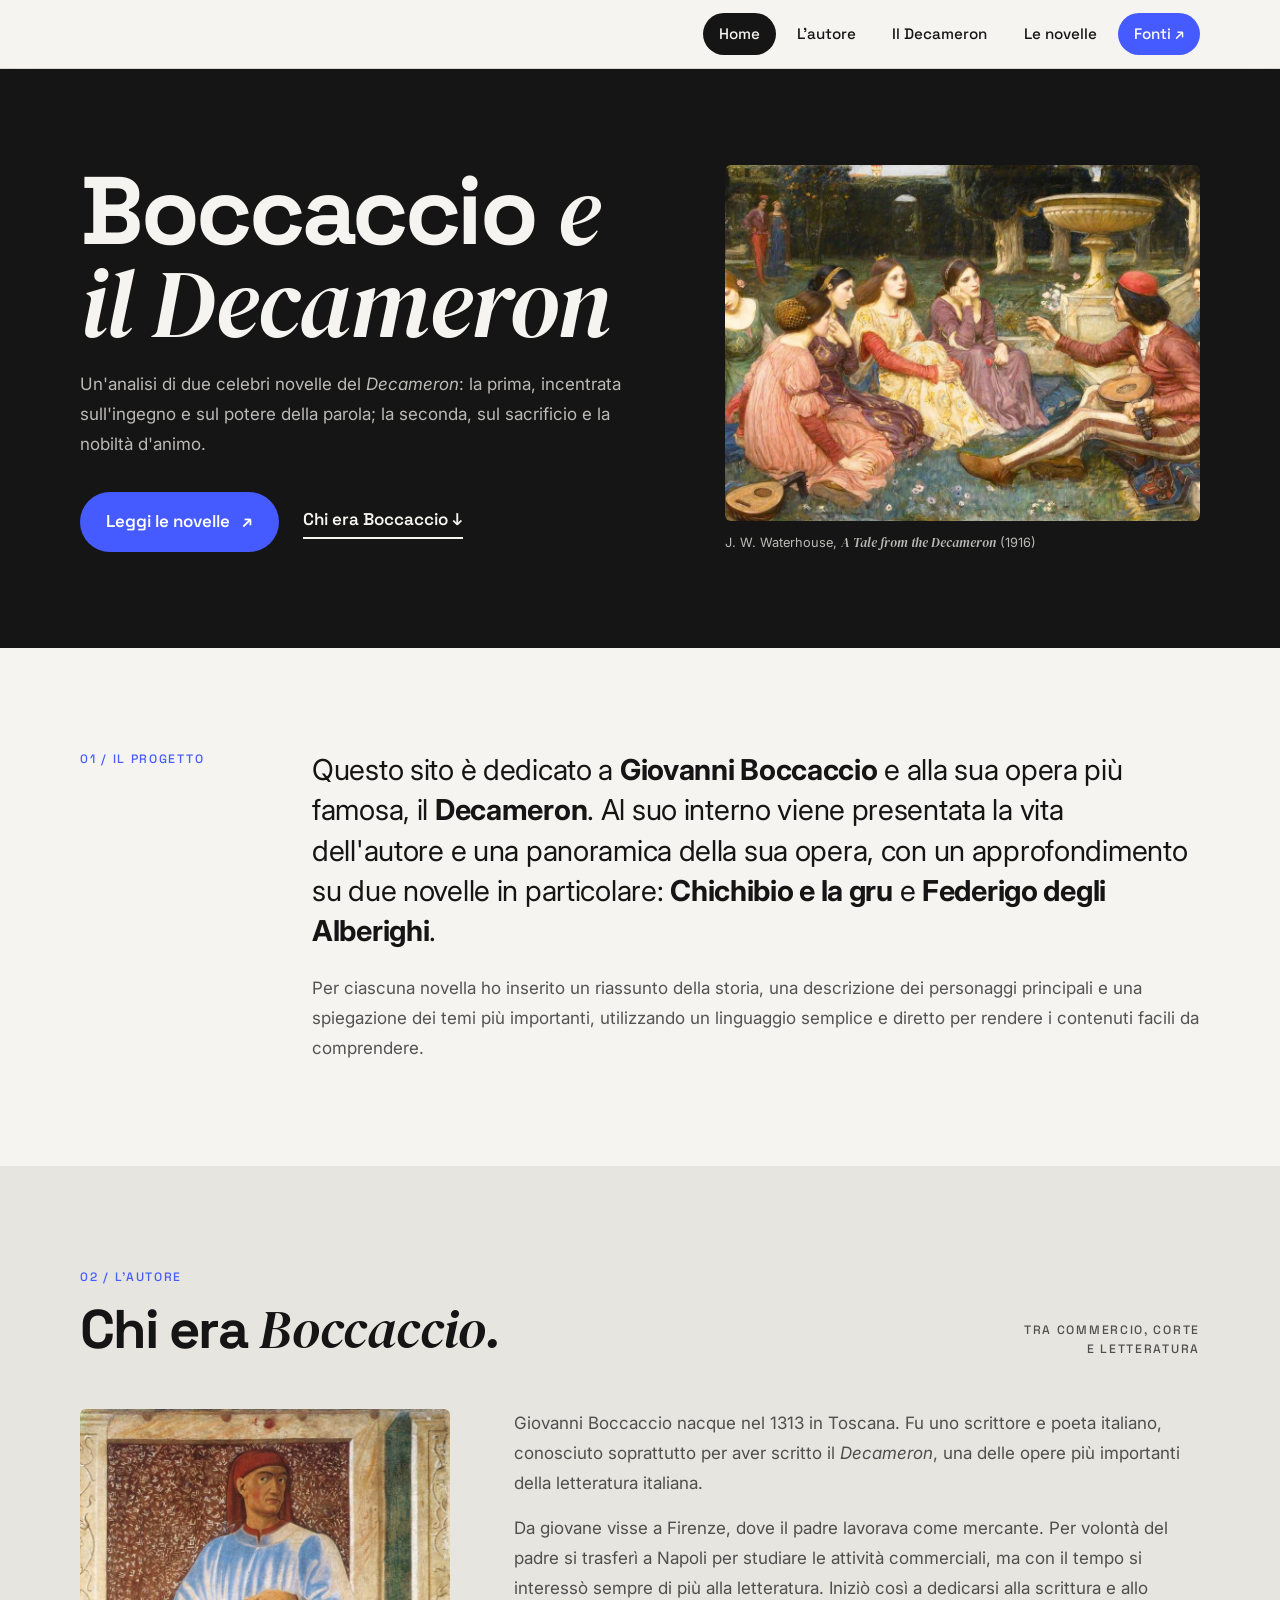
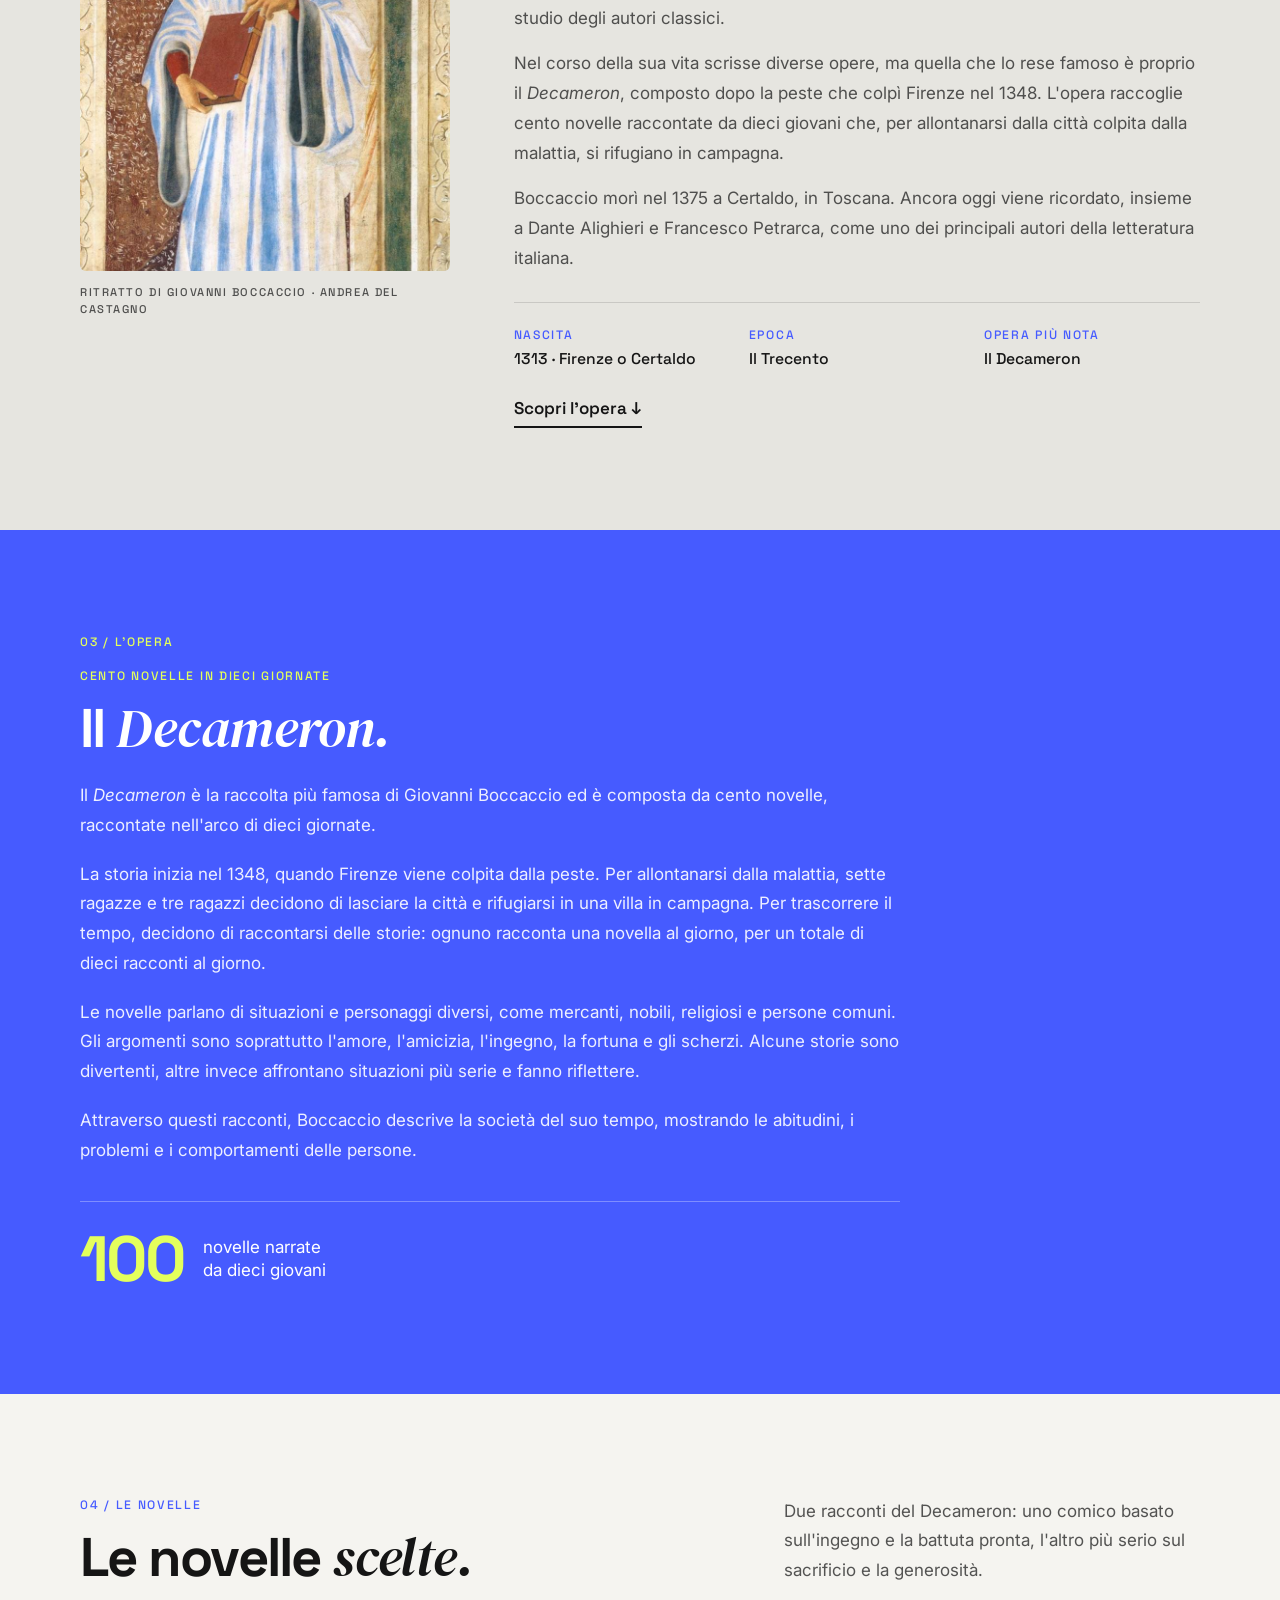
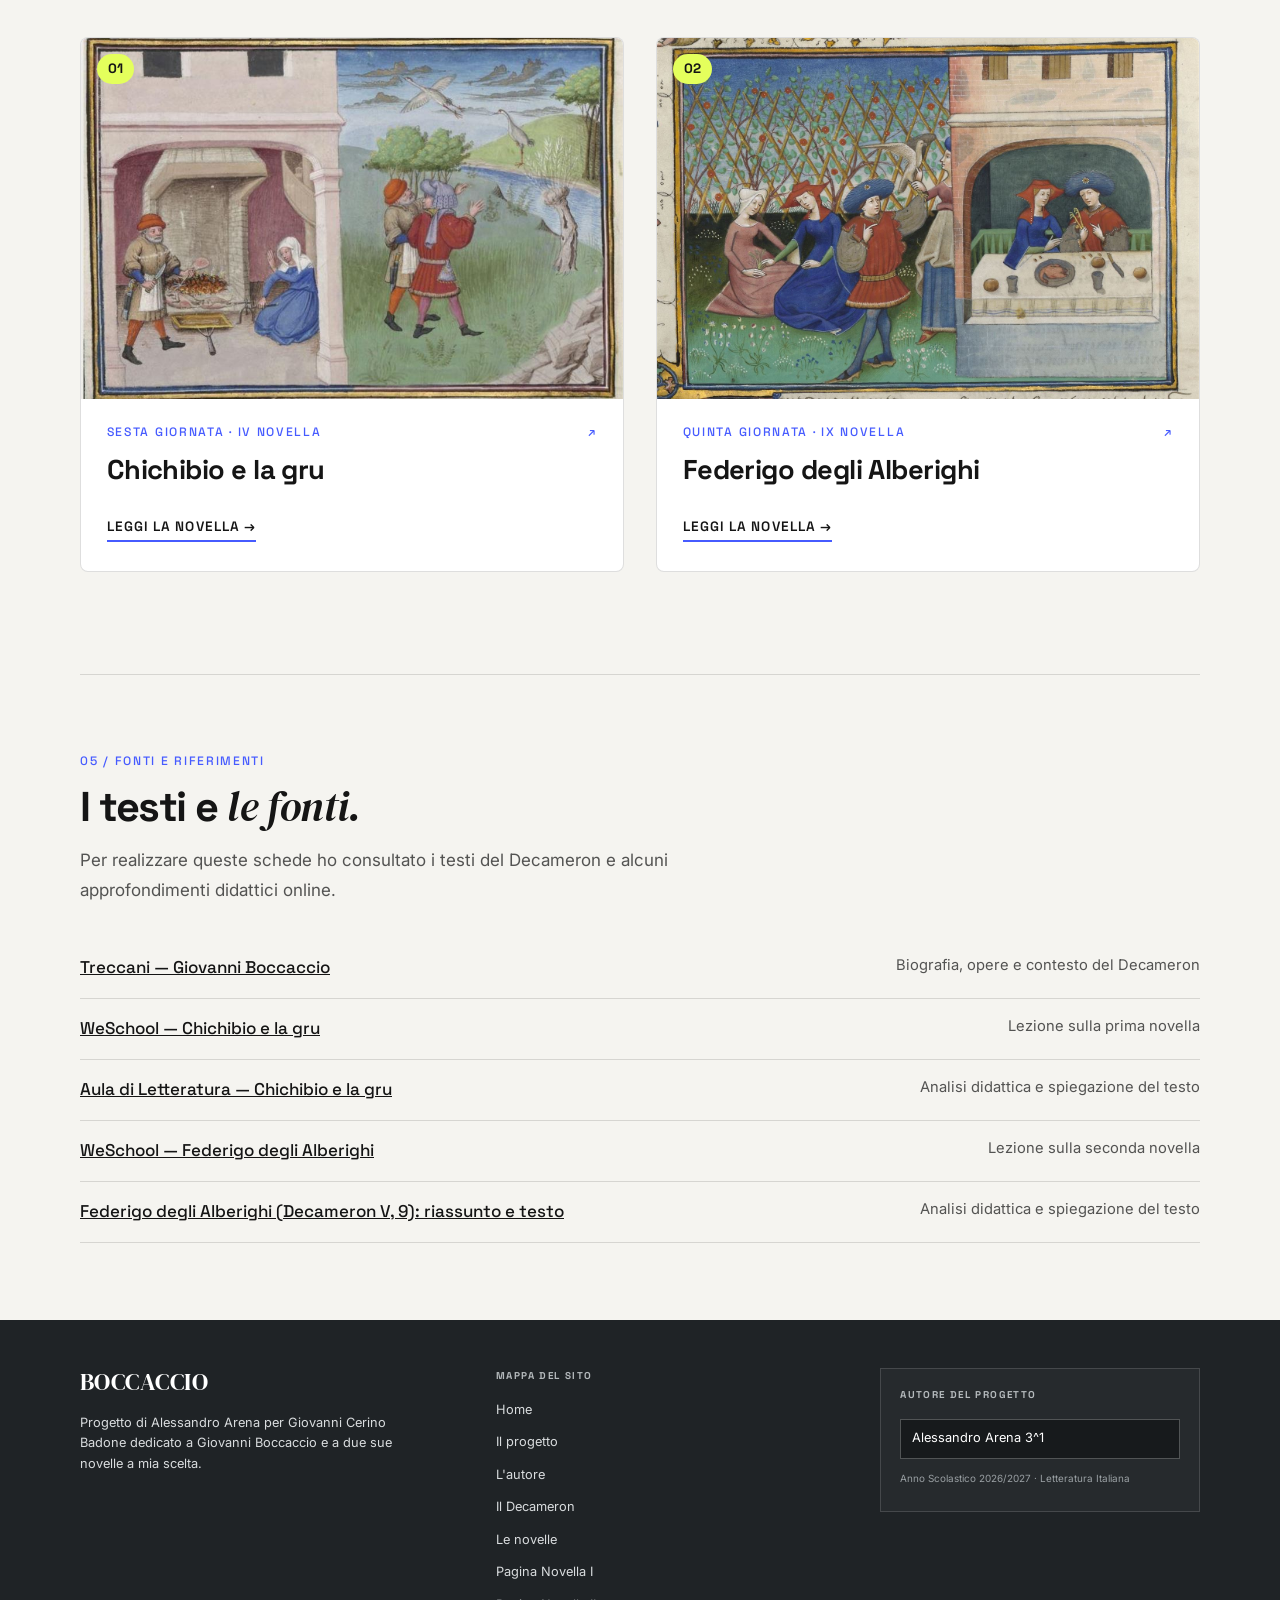
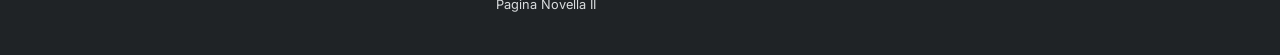
<file: index.html>
﻿<!doctype html>
<html lang="it">
<head>
  <meta charset="utf-8">
  <meta name="viewport" content="width=device-width, initial-scale=1">
  <title>Boccaccio — Due novelle del Decameron</title>
  <link href="https://fonts.googleapis.com/css2?family=Space+Grotesk:wght@500;700&family=Inter:wght@400;500;600&family=DM+Serif+Display:ital@0;1&display=swap" rel="stylesheet">
  <link rel="stylesheet" href="css/style.css">
</head>
<body>
  <header class="site-header">
    <div class="nav-shell">
      <button class="menu-toggle"><span></span><span></span></button>
      <nav class="primary-nav" id="primary-nav">
        <a class="active" href="index.html">Home</a>
        <a href="#autore">L'autore</a>
        <a href="#decameron">Il Decameron</a>
        <a href="#novelle">Le novelle</a>
        <a class="nav-cta" href="#fonti">Fonti ↗</a>
      </nav>
    </div>
  </header>

  <main>
    <section class="hero">
      <div class="hero-copy">
        <h1>Boccaccio <em>e il Decameron</em></h1>
        <p class="hero-description">Un'analisi di due celebri novelle del <em>Decameron</em>: la prima, incentrata sull'ingegno e sul potere della parola; la seconda, sul sacrificio e la nobiltà d'animo.</p>
        <div class="hero-actions">
          <a class="button" href="#novelle">Leggi le novelle <span>↗</span></a>
          <a class="text-link" href="#autore">Chi era Boccaccio ↓</a>
        </div>
      </div>
      <figure class="hero-art">
        <img src="assets/images/waterhouse-decameron.jpg" alt="Dipinto di Waterhouse: i giovani del Decameron raccontano storie in un giardino">
        <figcaption>J. W. Waterhouse, <em>A Tale from the Decameron</em> (1916)</figcaption>
      </figure>
    </section>

    <section class="intro-band" id="progetto">
      <div class="section-wrap intro-grid">
        <p class="section-index">01 / IL PROGETTO</p>
        <div class="intro-text">
          <p>Questo sito è dedicato a <strong>Giovanni Boccaccio</strong> e alla sua opera più famosa, il <strong>Decameron</strong>. Al suo interno viene presentata la vita dell'autore e una panoramica della sua opera, con un approfondimento su due novelle in particolare: <strong>Chichibio e la gru</strong> e <strong>Federigo degli Alberighi</strong>.</p>
          <p>Per ciascuna novella ho inserito un riassunto della storia, una descrizione dei personaggi principali e una spiegazione dei temi più importanti, utilizzando un linguaggio semplice e diretto per rendere i contenuti facili da comprendere.</p>
        </div>
      </div>
    </section>

    <section class="author-section" id="autore">
      <div class="section-heading">
        <div>
          <p class="section-index">02 / L'AUTORE</p>
          <h2>Chi era <em>Boccaccio.</em></h2>
        </div>
        <span class="heading-aside">TRA COMMERCIO, CORTE<br>E LETTERATURA</span>
      </div>
      <div class="author-layout">
        <div class="author-visual">
          <img src="assets/images/boccaccio-castagno.jpg" alt="Ritratto di Giovanni Boccaccio di Andrea del Castagno">
          <p class="visual-side-label">Ritratto di Giovanni Boccaccio · Andrea del Castagno</p>
        </div>
        <div class="author-content">
          <p>Giovanni Boccaccio nacque nel 1313 in Toscana. Fu uno scrittore e poeta italiano, conosciuto soprattutto per aver scritto il <em>Decameron</em>, una delle opere più importanti della letteratura italiana.</p>
          <p>Da giovane visse a Firenze, dove il padre lavorava come mercante. Per volontà del padre si trasferì a Napoli per studiare le attività commerciali, ma con il tempo si interessò sempre di più alla letteratura. Iniziò così a dedicarsi alla scrittura e allo studio degli autori classici.</p>
          <p>Nel corso della sua vita scrisse diverse opere, ma quella che lo rese famoso è proprio il <em>Decameron</em>, composto dopo la peste che colpì Firenze nel 1348. L'opera raccoglie cento novelle raccontate da dieci giovani che, per allontanarsi dalla città colpita dalla malattia, si rifugiano in campagna.</p>
          <p>Boccaccio morì nel 1375 a Certaldo, in Toscana. Ancora oggi viene ricordato, insieme a Dante Alighieri e Francesco Petrarca, come uno dei principali autori della letteratura italiana.</p>
          <div class="facts">
            <div><span>NASCITA</span><strong>1313 · Firenze o Certaldo</strong></div>
            <div><span>EPOCA</span><strong>Il Trecento</strong></div>
            <div><span>OPERA PIÙ NOTA</span><strong>Il Decameron</strong></div>
          </div>
          <a class="text-link dark-link" href="#decameron">Scopri l'opera ↓</a>
        </div>
      </div>
    </section>

    <section class="decameron-section" id="decameron">
      <div class="section-wrap">
        <div class="decameron-copy">
          <p class="section-index">03 / L'OPERA</p>
          <p class="overline">CENTO NOVELLE IN DIECI GIORNATE</p>
          <h2>Il <em>Decameron.</em></h2>
          <p class="decameron-lead">Il <em>Decameron</em> è la raccolta più famosa di Giovanni Boccaccio ed è composta da cento novelle, raccontate nell'arco di dieci giornate.</p>
          <p class="decameron-lead">La storia inizia nel 1348, quando Firenze viene colpita dalla peste. Per allontanarsi dalla malattia, sette ragazze e tre ragazzi decidono di lasciare la città e rifugiarsi in una villa in campagna. Per trascorrere il tempo, decidono di raccontarsi delle storie: ognuno racconta una novella al giorno, per un totale di dieci racconti al giorno.</p>
          <p class="decameron-lead">Le novelle parlano di situazioni e personaggi diversi, come mercanti, nobili, religiosi e persone comuni. Gli argomenti sono soprattutto l'amore, l'amicizia, l'ingegno, la fortuna e gli scherzi. Alcune storie sono divertenti, altre invece affrontano situazioni più serie e fanno riflettere.</p>
          <p class="decameron-lead">Attraverso questi racconti, Boccaccio descrive la società del suo tempo, mostrando le abitudini, i problemi e i comportamenti delle persone.</p>
          <div class="decameron-note">
            <span class="note-number">100</span>
            <span>novelle narrate<br>da dieci giovani</span>
          </div>
        </div>
      </div>
    </section>

    <section class="section-wrap stories-section" id="novelle">
      <div class="section-heading">
        <div>
          <p class="section-index">04 / LE NOVELLE</p>
          <h2>Le novelle <em>scelte.</em></h2>
        </div>
        <p class="heading-description">Due racconti del Decameron: uno comico basato sull'ingegno e la battuta pronta, l'altro più serio sul sacrificio e la generosità.</p>
      </div>
      <div class="story-grid">
        <article class="story-card">
          <a class="story-link" href="novella-1.html">
            <div class="story-art">
              <img src="assets/images/chichibio-miniatura.jpg" alt="Miniatura medievale con Chichibio e le gru">
              <span class="story-art-number">01</span>
            </div>
            <div class="story-info">
              <div class="story-meta"><span>SESTA GIORNATA · IV NOVELLA</span><span>↗</span></div>
              <h3>Chichibio e la gru</h3>
              <span class="story-read">LEGGI LA NOVELLA →</span>
            </div>
          </a>
        </article>
        <article class="story-card">
          <a class="story-link" href="novella-2.html">
            <div class="story-art">
              <img src="assets/images/federigo-miniatura.jpg" alt="Miniatura quattrocentesca dedicata alla storia di Federigo degli Alberighi">
              <span class="story-art-number">02</span>
            </div>
            <div class="story-info">
              <div class="story-meta"><span>QUINTA GIORNATA · IX NOVELLA</span><span>↗</span></div>
              <h3>Federigo degli Alberighi</h3>
              <span class="story-read">LEGGI LA NOVELLA →</span>
            </div>
          </a>
        </article>
      </div>
    </section>

    <section class="sources-section section-wrap" id="fonti">
      <div class="sources-heading">
        <p class="section-index">05 / FONTI E RIFERIMENTI</p>
        <h2>I testi e <em>le fonti.</em></h2>
        <p class="body-copy">Per realizzare queste schede ho consultato i testi del Decameron e alcuni approfondimenti didattici online.</p>
      </div>
      <ul class="source-list">
        <li><a href="https://www.treccani.it/enciclopedia/giovanni-boccaccio_(Enciclopedia-dei-ragazzi)/" target="_blank">Treccani — Giovanni Boccaccio</a><span>Biografia, opere e contesto del Decameron</span></li>
        <li><a href="https://library.weschool.com/lezione/chichibio-boccaccio-decameron-4648.html" target="_blank">WeSchool — Chichibio e la gru</a><span>Lezione sulla prima novella</span></li>
        <li><a href="https://www.auladiletteratura.it/decameron/giornata/54/" target="_blank">Aula di Letteratura — Chichibio e la gru</a><span>Analisi didattica e spiegazione del testo</span></li>
        <li><a href="https://library.weschool.com/lezione/decameron-federigo-degli-alberighi-analisi-4652.html" target="_blank">WeSchool — Federigo degli Alberighi</a><span>Lezione sulla seconda novella</span></li>
        <li><a href="https://www.auladiletteratura.it/decameron/giornata/49/" target="_blank">Federigo degli Alberighi (Decameron V, 9): riassunto e testo</a><span>Analisi didattica e spiegazione del testo</span></li>
      </ul>
    </section>
  </main>

  <footer class="site-footer">
    <div class="section-wrap footer-grid">
      <div>
        <p class="footer-logo">BOCCACCIO</p>
        <p class="footer-desc">Progetto di Alessandro Arena per Giovanni Cerino Badone dedicato a Giovanni Boccaccio e a due sue novelle a mia scelta.</p>
      </div>
      <nav>
        <p class="footer-title">MAPPA DEL SITO</p>
        <ul class="footer-links">
          <li><a href="index.html">Home</a></li>
          <li><a href="index.html#progetto">Il progetto</a></li>
          <li><a href="index.html#autore">L'autore</a></li>
          <li><a href="index.html#decameron">Il Decameron</a></li>
          <li><a href="index.html#novelle">Le novelle</a></li>
          <li><a href="novella-1.html">Pagina Novella I</a></li>
          <li><a href="novella-2.html">Pagina Novella II</a></li>
        </ul>
      </nav>
      <div class="footer-box">
        <p class="footer-title">AUTORE DEL PROGETTO</p>
        <p class="footer-author">Alessandro Arena 3^1</p>
        <p class="footer-meta">Anno Scolastico 2026/2027 · Letteratura Italiana</p>
      </div>
    </div>
  </footer>
  <script src="js/script.js"></script>
</body>
</html>
</file>
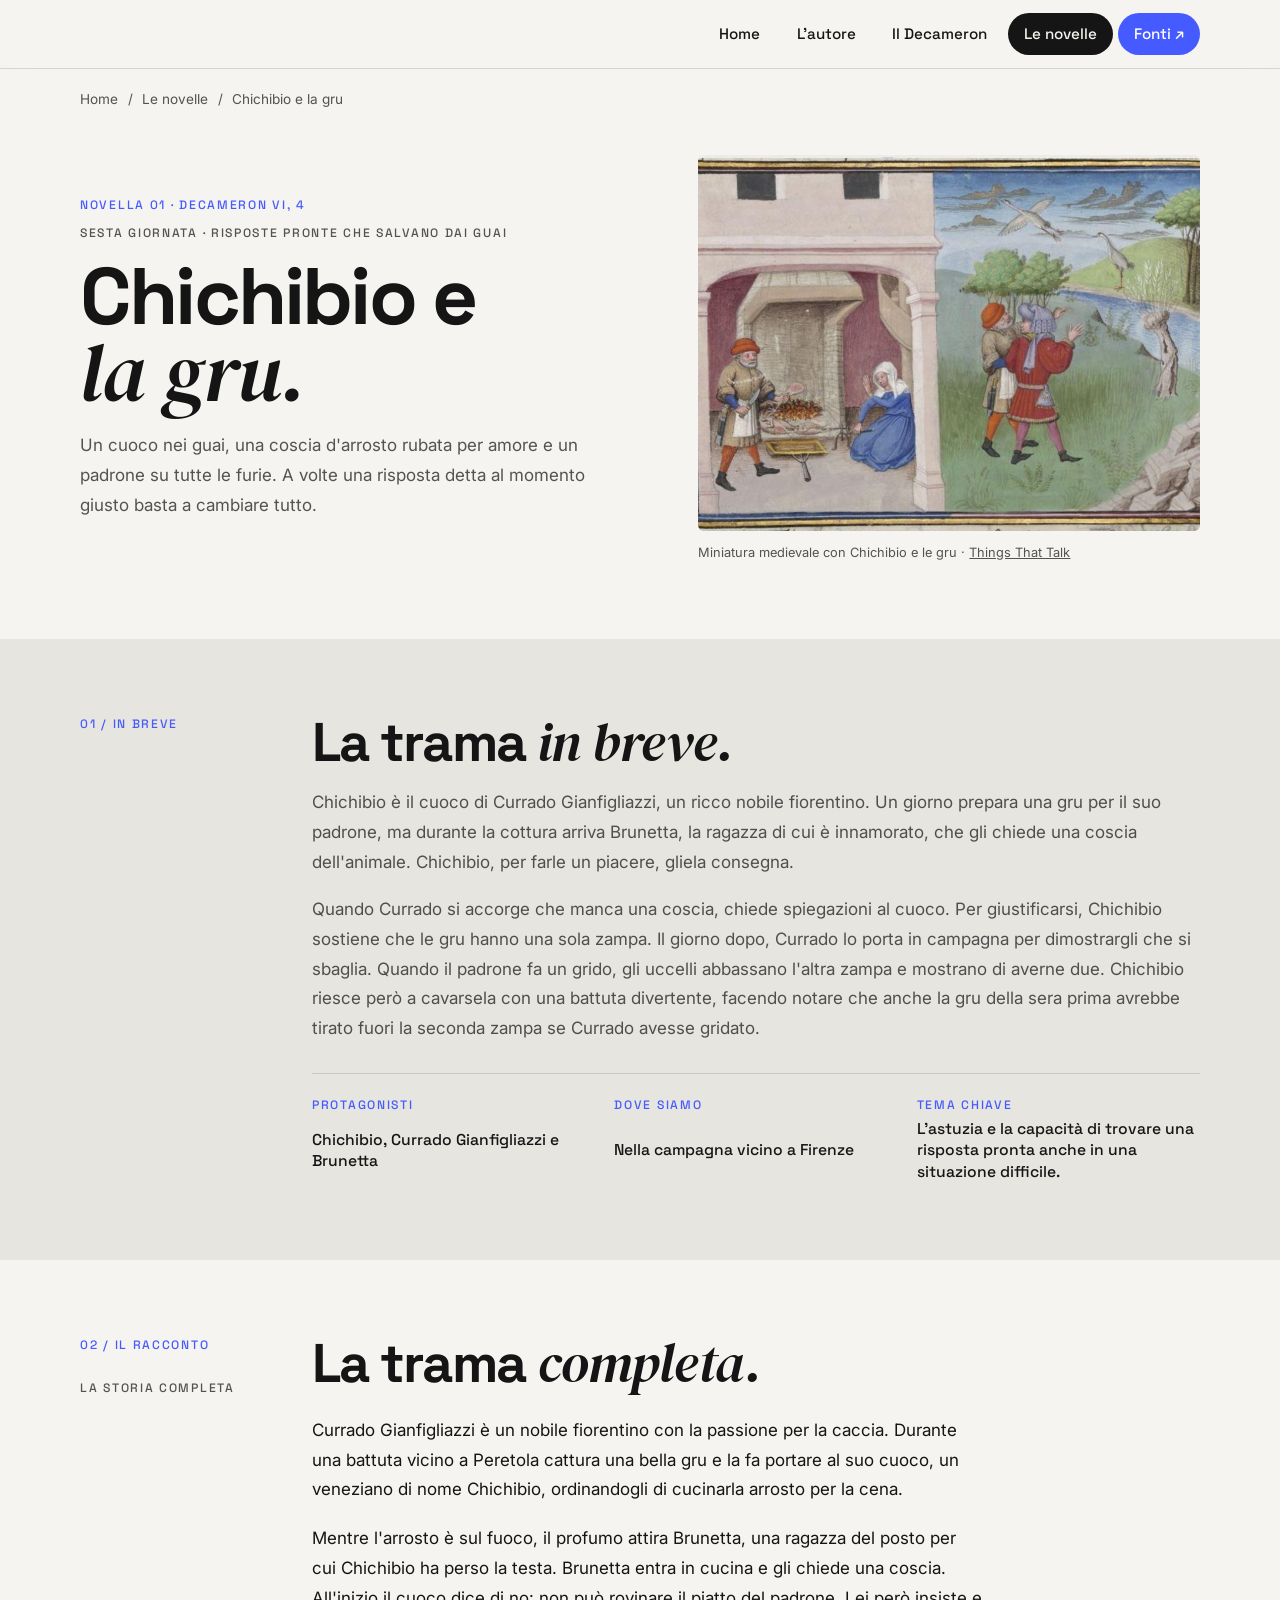
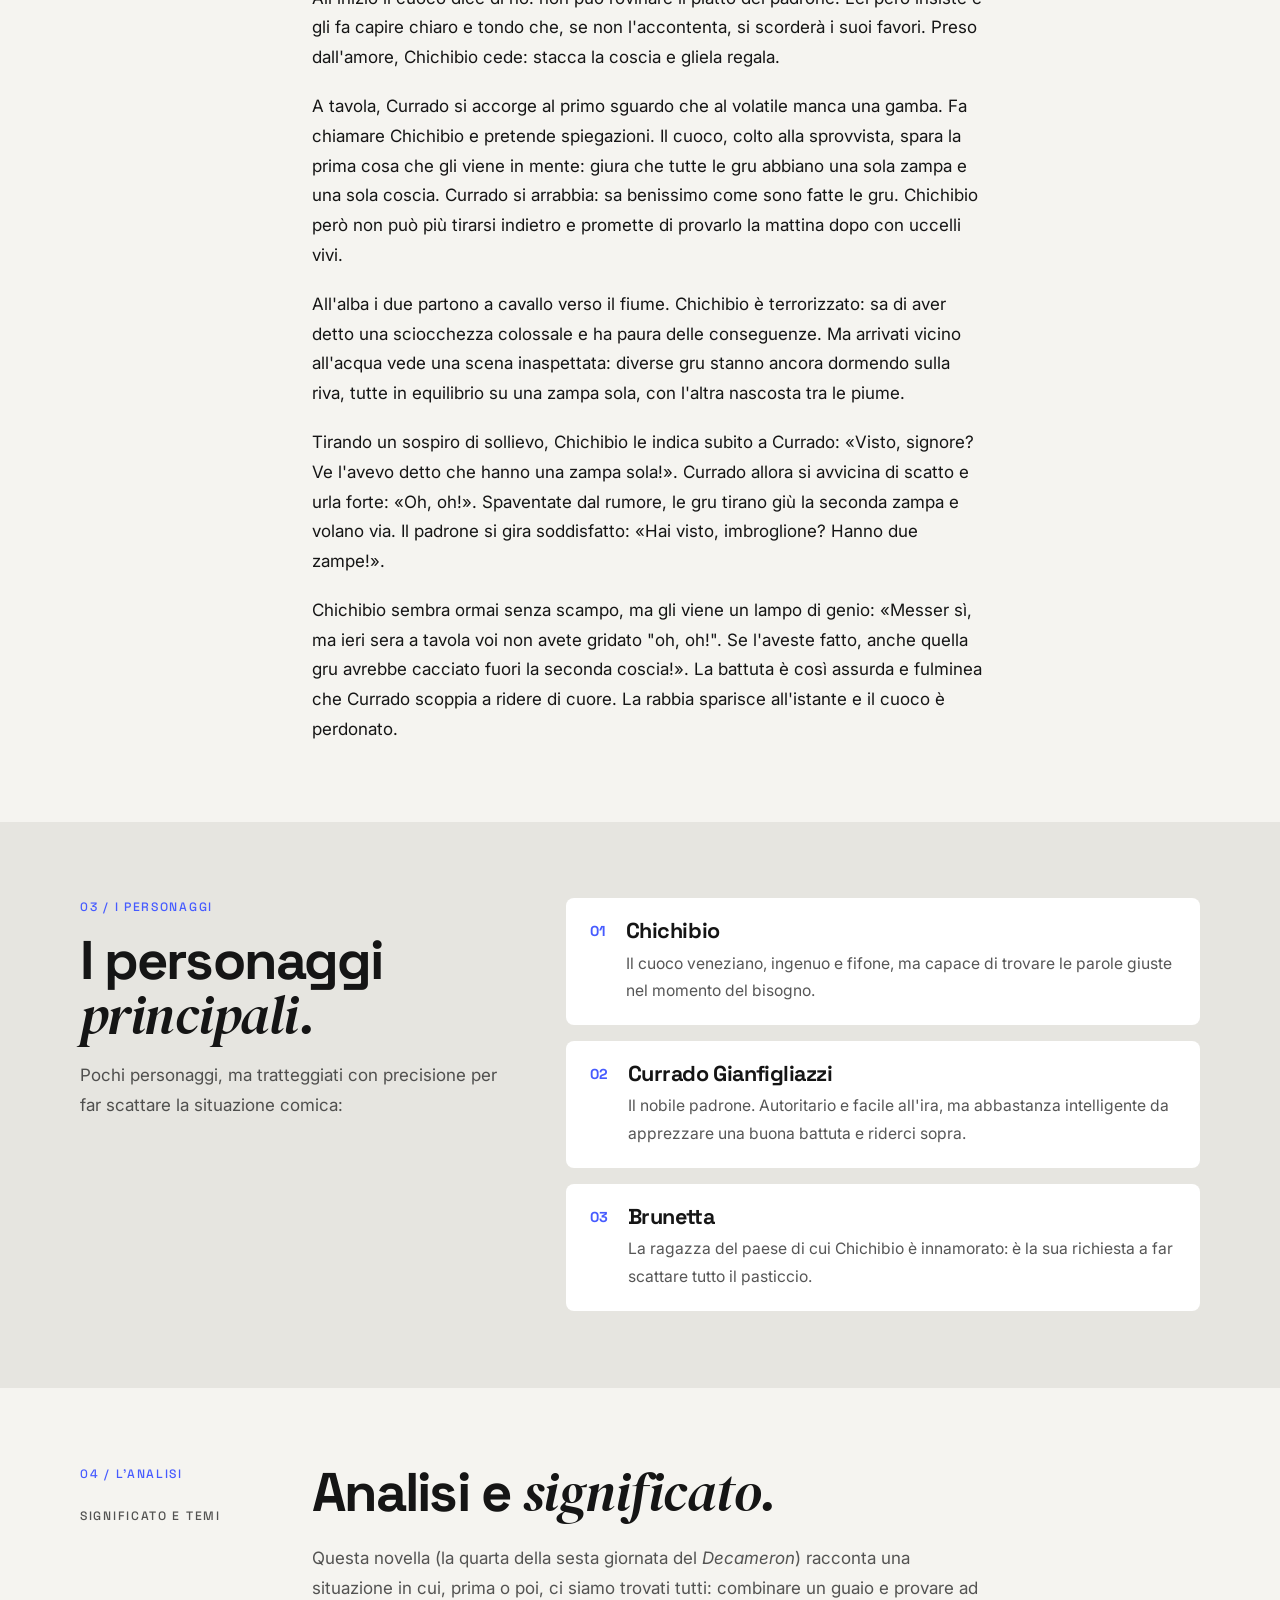
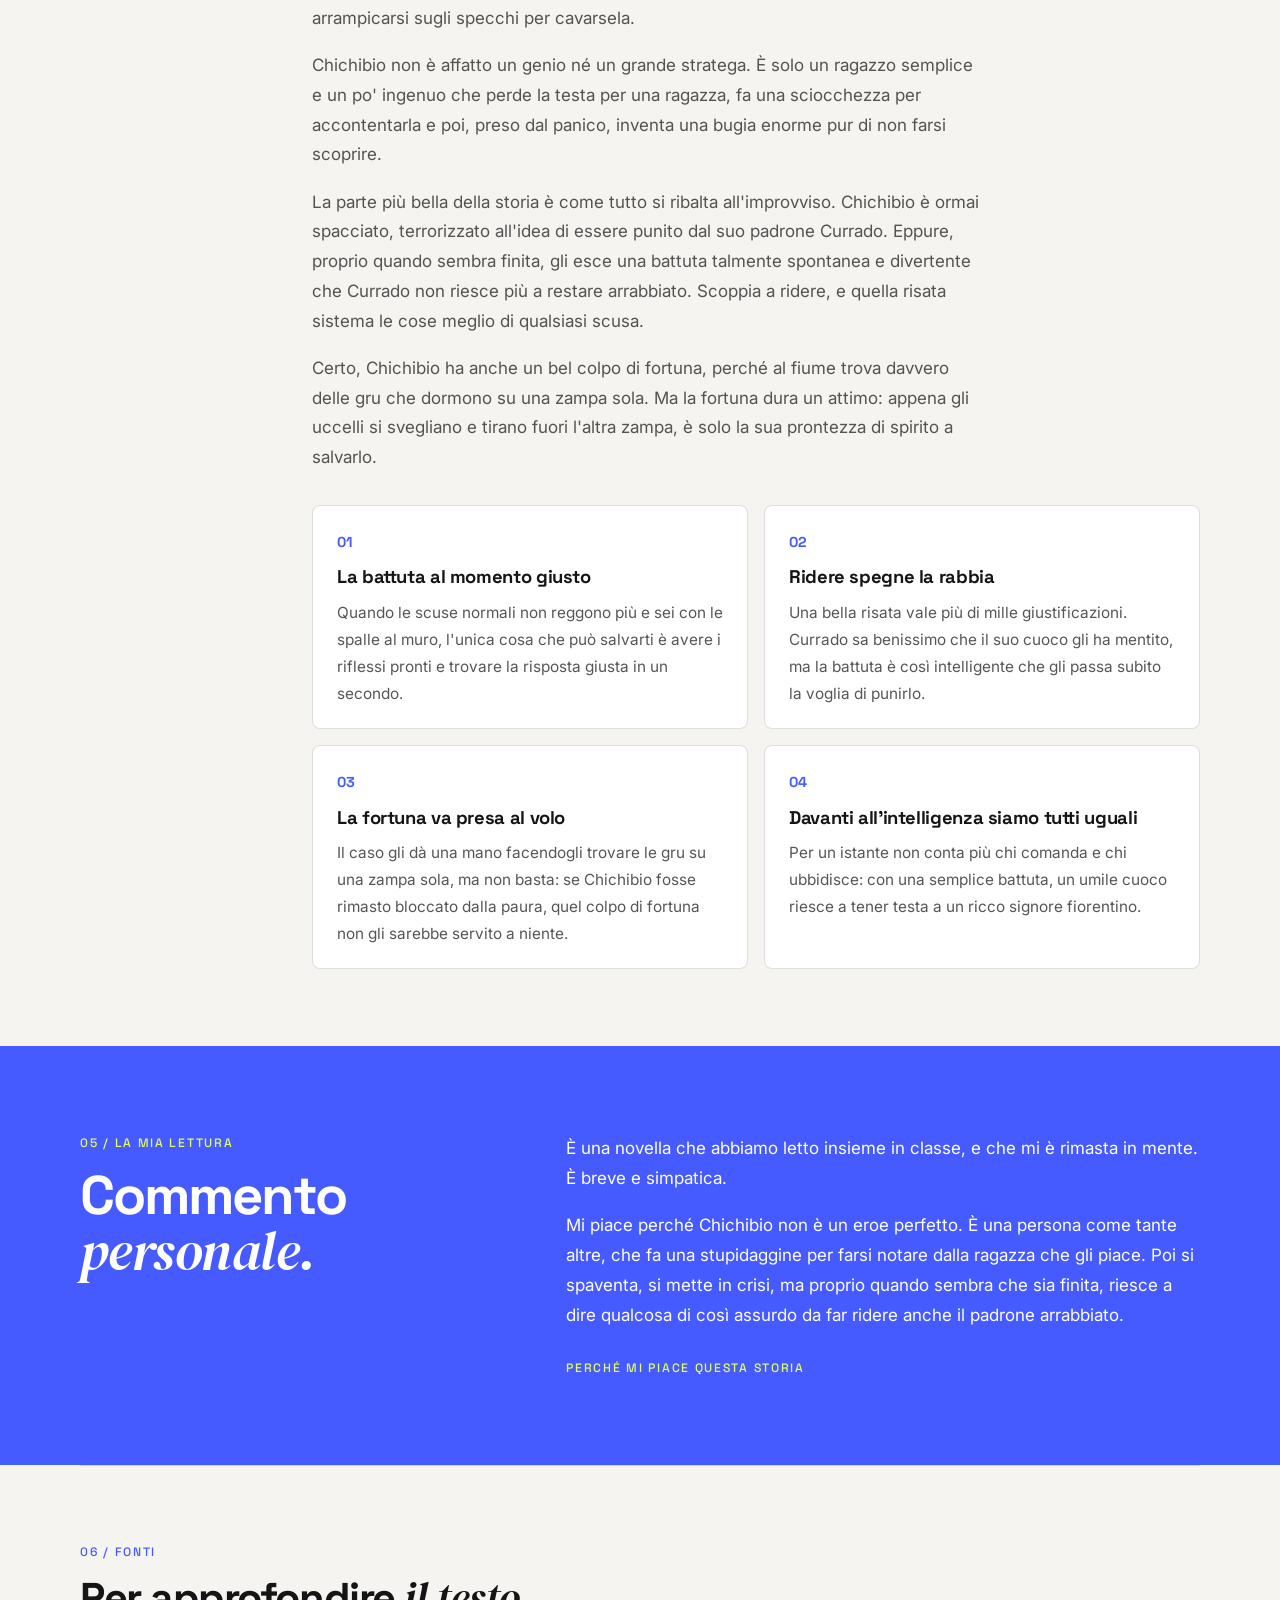
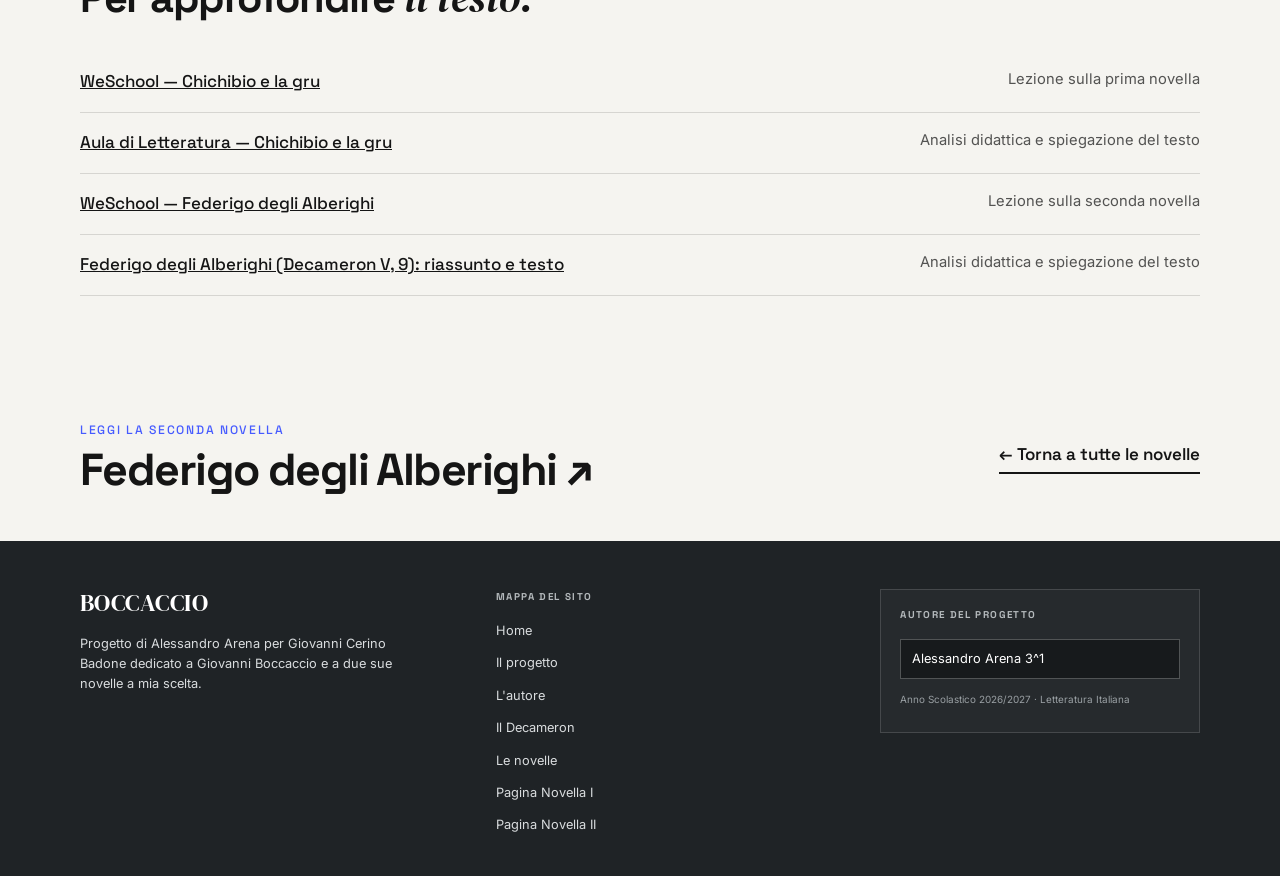
<file: novella-1.html>
﻿<!doctype html>
<html lang="it">
<head>
  <meta charset="utf-8">
  <meta name="viewport" content="width=device-width, initial-scale=1">
  <title>Chichibio e la gru — Decameron VI, 4</title>
  <link href="https://fonts.googleapis.com/css2?family=Space+Grotesk:wght@500;700&family=Inter:wght@400;500;600&family=DM+Serif+Display:ital@0;1&display=swap" rel="stylesheet">
  <link rel="stylesheet" href="css/style.css">
</head>
<body>
  <header class="site-header">
    <div class="nav-shell">
      <button class="menu-toggle"><span></span><span></span></button>
      <nav class="primary-nav" id="primary-nav">
        <a href="index.html">Home</a>
        <a href="index.html#autore">L'autore</a>
        <a href="index.html#decameron">Il Decameron</a>
        <a class="active" href="index.html#novelle">Le novelle</a>
        <a class="nav-cta" href="index.html#fonti">Fonti ↗</a>
      </nav>
    </div>
  </header>

  <main>
    <div class="section-wrap breadcrumb">
      <a href="index.html">Home</a><span>/</span><a href="index.html#novelle">Le novelle</a><span>/</span><span>Chichibio e la gru</span>
    </div>

    <section class="detail-hero section-wrap">
      <div class="detail-copy">
        <p class="section-index">NOVELLA 01 · DECAMERON VI, 4</p>
        <p class="overline">SESTA GIORNATA · RISPOSTE PRONTE CHE SALVANO DAI GUAI</p>
        <h1>Chichibio e<br><em>la gru.</em></h1>
        <p class="hero-description">Un cuoco nei guai, una coscia d'arrosto rubata per amore e un padrone su tutte le furie. A volte una risposta detta al momento giusto basta a cambiare tutto.</p>
      </div>
      <figure class="detail-art">
        <img src="assets/images/chichibio-miniatura.jpg" alt="Miniatura medievale che mostra il cuoco Chichibio, Brunetta e le gru">
        <figcaption>Miniatura medievale con Chichibio e le gru · <a href="https://thingsthattalk.net/en/t/ttt%3AThhxsx/stories/the-crane-connects/good-graces/details" target="_blank">Things That Talk</a></figcaption>
      </figure>
    </section>

    <section class="detail-overview">
      <div class="section-wrap detail-overview-grid">
        <p class="section-index">01 / IN BREVE</p>
        <div>
          <h2>La trama <em>in breve.</em></h2>
          <p class="body-copy">Chichibio è il cuoco di Currado Gianfigliazzi, un ricco nobile fiorentino. Un giorno prepara una gru per il suo padrone, ma durante la cottura arriva Brunetta, la ragazza di cui è innamorato, che gli chiede una coscia dell'animale. Chichibio, per farle un piacere, gliela consegna.</p>
          <p class="body-copy">Quando Currado si accorge che manca una coscia, chiede spiegazioni al cuoco. Per giustificarsi, Chichibio sostiene che le gru hanno una sola zampa. Il giorno dopo, Currado lo porta in campagna per dimostrargli che si sbaglia. Quando il padrone fa un grido, gli uccelli abbassano l'altra zampa e mostrano di averne due. Chichibio riesce però a cavarsela con una battuta divertente, facendo notare che anche la gru della sera prima avrebbe tirato fuori la seconda zampa se Currado avesse gridato.</p>
          <div class="facts">
            <div><span>PROTAGONISTI</span><strong>Chichibio, Currado Gianfigliazzi e Brunetta</strong></div>
            <div><span>DOVE SIAMO</span><strong>Nella campagna vicino a Firenze</strong></div>
            <div><span>TEMA CHIAVE</span><strong>L'astuzia e la capacità di trovare una risposta pronta anche in una situazione difficile.</strong></div>
          </div>
        </div>
      </div>
    </section>

    <section class="detail-section section-wrap">
      <div class="detail-section-label">
        <span class="section-index">02 / IL RACCONTO</span>
        <span class="section-side-note">LA STORIA COMPLETA</span>
      </div>
      <div class="detail-section-content story-text">
        <h2>La trama <em>completa.</em></h2>
        <p>Currado Gianfigliazzi è un nobile fiorentino con la passione per la caccia. Durante una battuta vicino a Peretola cattura una bella gru e la fa portare al suo cuoco, un veneziano di nome Chichibio, ordinandogli di cucinarla arrosto per la cena.</p>
        <p>Mentre l'arrosto è sul fuoco, il profumo attira Brunetta, una ragazza del posto per cui Chichibio ha perso la testa. Brunetta entra in cucina e gli chiede una coscia. All'inizio il cuoco dice di no: non può rovinare il piatto del padrone. Lei però insiste e gli fa capire chiaro e tondo che, se non l'accontenta, si scorderà i suoi favori. Preso dall'amore, Chichibio cede: stacca la coscia e gliela regala.</p>
        <p>A tavola, Currado si accorge al primo sguardo che al volatile manca una gamba. Fa chiamare Chichibio e pretende spiegazioni. Il cuoco, colto alla sprovvista, spara la prima cosa che gli viene in mente: giura che tutte le gru abbiano una sola zampa e una sola coscia. Currado si arrabbia: sa benissimo come sono fatte le gru. Chichibio però non può più tirarsi indietro e promette di provarlo la mattina dopo con uccelli vivi.</p>
        <p>All'alba i due partono a cavallo verso il fiume. Chichibio è terrorizzato: sa di aver detto una sciocchezza colossale e ha paura delle conseguenze. Ma arrivati vicino all'acqua vede una scena inaspettata: diverse gru stanno ancora dormendo sulla riva, tutte in equilibrio su una zampa sola, con l'altra nascosta tra le piume.</p>
        <p>Tirando un sospiro di sollievo, Chichibio le indica subito a Currado: «Visto, signore? Ve l'avevo detto che hanno una zampa sola!». Currado allora si avvicina di scatto e urla forte: «Oh, oh!». Spaventate dal rumore, le gru tirano giù la seconda zampa e volano via. Il padrone si gira soddisfatto: «Hai visto, imbroglione? Hanno due zampe!».</p>
        <p>Chichibio sembra ormai senza scampo, ma gli viene un lampo di genio: «Messer sì, ma ieri sera a tavola voi non avete gridato "oh, oh!". Se l'aveste fatto, anche quella gru avrebbe cacciato fuori la seconda coscia!». La battuta è così assurda e fulminea che Currado scoppia a ridere di cuore. La rabbia sparisce all'istante e il cuoco è perdonato.</p>
      </div>
    </section>

    <section class="detail-section detail-section-tint">
      <div class="section-wrap split-detail">
        <div>
          <p class="section-index">03 / I PERSONAGGI</p>
          <h2>I personaggi<br><em>principali.</em></h2>
          <p class="body-copy">Pochi personaggi, ma tratteggiati con precisione per far scattare la situazione comica:</p>
        </div>
        <div class="character-list">
          <article><span>01</span><div><h3>Chichibio</h3><p>Il cuoco veneziano, ingenuo e fifone, ma capace di trovare le parole giuste nel momento del bisogno.</p></div></article>
          <article><span>02</span><div><h3>Currado Gianfigliazzi</h3><p>Il nobile padrone. Autoritario e facile all'ira, ma abbastanza intelligente da apprezzare una buona battuta e riderci sopra.</p></div></article>
          <article><span>03</span><div><h3>Brunetta</h3><p>La ragazza del paese di cui Chichibio è innamorato: è la sua richiesta a far scattare tutto il pasticcio.</p></div></article>
        </div>
      </div>
    </section>

    <section class="detail-section section-wrap">
      <div class="detail-section-label">
        <span class="section-index">04 / L'ANALISI</span>
        <span class="section-side-note">SIGNIFICATO E TEMI</span>
      </div>
      <div class="detail-section-content">
        <h2>Analisi e <em>significato.</em></h2>
        <p class="body-copy">Questa novella (la quarta della sesta giornata del <em>Decameron</em>) racconta una situazione in cui, prima o poi, ci siamo trovati tutti: combinare un guaio e provare ad arrampicarsi sugli specchi per cavarsela.</p>
        <p class="body-copy">Chichibio non è affatto un genio né un grande stratega. È solo un ragazzo semplice e un po' ingenuo che perde la testa per una ragazza, fa una sciocchezza per accontentarla e poi, preso dal panico, inventa una bugia enorme pur di non farsi scoprire.</p>
        <p class="body-copy">La parte più bella della storia è come tutto si ribalta all'improvviso. Chichibio è ormai spacciato, terrorizzato all'idea di essere punito dal suo padrone Currado. Eppure, proprio quando sembra finita, gli esce una battuta talmente spontanea e divertente che Currado non riesce più a restare arrabbiato. Scoppia a ridere, e quella risata sistema le cose meglio di qualsiasi scusa.</p>
        <p class="body-copy">Certo, Chichibio ha anche un bel colpo di fortuna, perché al fiume trova davvero delle gru che dormono su una zampa sola. Ma la fortuna dura un attimo: appena gli uccelli si svegliano e tirano fuori l'altra zampa, è solo la sua prontezza di spirito a salvarlo.</p>
        <div class="theme-grid">
          <article><span>01</span><strong>La battuta al momento giusto</strong><p>Quando le scuse normali non reggono più e sei con le spalle al muro, l'unica cosa che può salvarti è avere i riflessi pronti e trovare la risposta giusta in un secondo.</p></article>
          <article><span>02</span><strong>Ridere spegne la rabbia</strong><p>Una bella risata vale più di mille giustificazioni. Currado sa benissimo che il suo cuoco gli ha mentito, ma la battuta è così intelligente che gli passa subito la voglia di punirlo.</p></article>
          <article><span>03</span><strong>La fortuna va presa al volo</strong><p>Il caso gli dà una mano facendogli trovare le gru su una zampa sola, ma non basta: se Chichibio fosse rimasto bloccato dalla paura, quel colpo di fortuna non gli sarebbe servito a niente.</p></article>
          <article><span>04</span><strong>Davanti all'intelligenza siamo tutti uguali</strong><p>Per un istante non conta più chi comanda e chi ubbidisce: con una semplice battuta, un umile cuoco riesce a tener testa a un ricco signore fiorentino.</p></article>
        </div>
      </div>
    </section>

    <section class="personal-section">
      <div class="section-wrap personal-grid">
        <div>
          <p class="section-index">05 / LA MIA LETTURA</p>
          <h2>Commento<br><em>personale.</em></h2>
        </div>
        <div>
          <p>È una novella che abbiamo letto insieme in classe, e che mi è rimasta in mente. È breve e simpatica.</p>
          <p>Mi piace perché Chichibio non è un eroe perfetto. È una persona come tante altre, che fa una stupidaggine per farsi notare dalla ragazza che gli piace. Poi si spaventa, si mette in crisi, ma proprio quando sembra che sia finita, riesce a dire qualcosa di così assurdo da far ridere anche il padrone arrabbiato.</p>
          <span class="personal-signature">PERCHÉ MI PIACE QUESTA STORIA</span>
        </div>
      </div>
    </section>

    <section class="sources-section section-wrap">
      <div class="sources-heading">
        <p class="section-index">06 / FONTI</p>
        <h2>Per approfondire <em>il testo.</em></h2>
      </div>
      <ul class="source-list">
        <li><a href="https://library.weschool.com/lezione/chichibio-boccaccio-decameron-4648.html" target="_blank">WeSchool — Chichibio e la gru</a><span>Lezione sulla prima novella</span></li>
        <li><a href="https://www.auladiletteratura.it/decameron/giornata/54/" target="_blank">Aula di Letteratura — Chichibio e la gru</a><span>Analisi didattica e spiegazione del testo</span></li>
        <li><a href="https://library.weschool.com/lezione/decameron-federigo-degli-alberighi-analisi-4652.html" target="_blank">WeSchool — Federigo degli Alberighi</a><span>Lezione sulla seconda novella</span></li>
        <li><a href="https://www.auladiletteratura.it/decameron/giornata/49/" target="_blank">Federigo degli Alberighi (Decameron V, 9): riassunto e testo</a><span>Analisi didattica e spiegazione del testo</span></li>
      </ul>
    </section>

    <section class="next-story section-wrap">
      <a class="next-link" href="novella-2.html">
        <span class="next-label">LEGGI LA SECONDA NOVELLA</span>
        <span class="next-title">Federigo degli Alberighi ↗</span>
      </a>
      <a class="back-link" href="index.html#novelle">← Torna a tutte le novelle</a>
    </section>
  </main>

  <footer class="site-footer">
    <div class="section-wrap footer-grid">
      <div>
        <p class="footer-logo">BOCCACCIO</p>
        <p class="footer-desc">Progetto di Alessandro Arena per Giovanni Cerino Badone dedicato a Giovanni Boccaccio e a due sue novelle a mia scelta.</p>
      </div>
      <nav>
        <p class="footer-title">MAPPA DEL SITO</p>
        <ul class="footer-links">
          <li><a href="index.html">Home</a></li>
          <li><a href="index.html#progetto">Il progetto</a></li>
          <li><a href="index.html#autore">L'autore</a></li>
          <li><a href="index.html#decameron">Il Decameron</a></li>
          <li><a href="index.html#novelle">Le novelle</a></li>
          <li><a href="novella-1.html">Pagina Novella I</a></li>
          <li><a href="novella-2.html">Pagina Novella II</a></li>
        </ul>
      </nav>
      <div class="footer-box">
        <p class="footer-title">AUTORE DEL PROGETTO</p>
        <p class="footer-author">Alessandro Arena 3^1</p>
        <p class="footer-meta">Anno Scolastico 2026/2027 · Letteratura Italiana</p>
      </div>
    </div>
  </footer>
  <script src="js/script.js"></script>
</body>
</html>
</file>
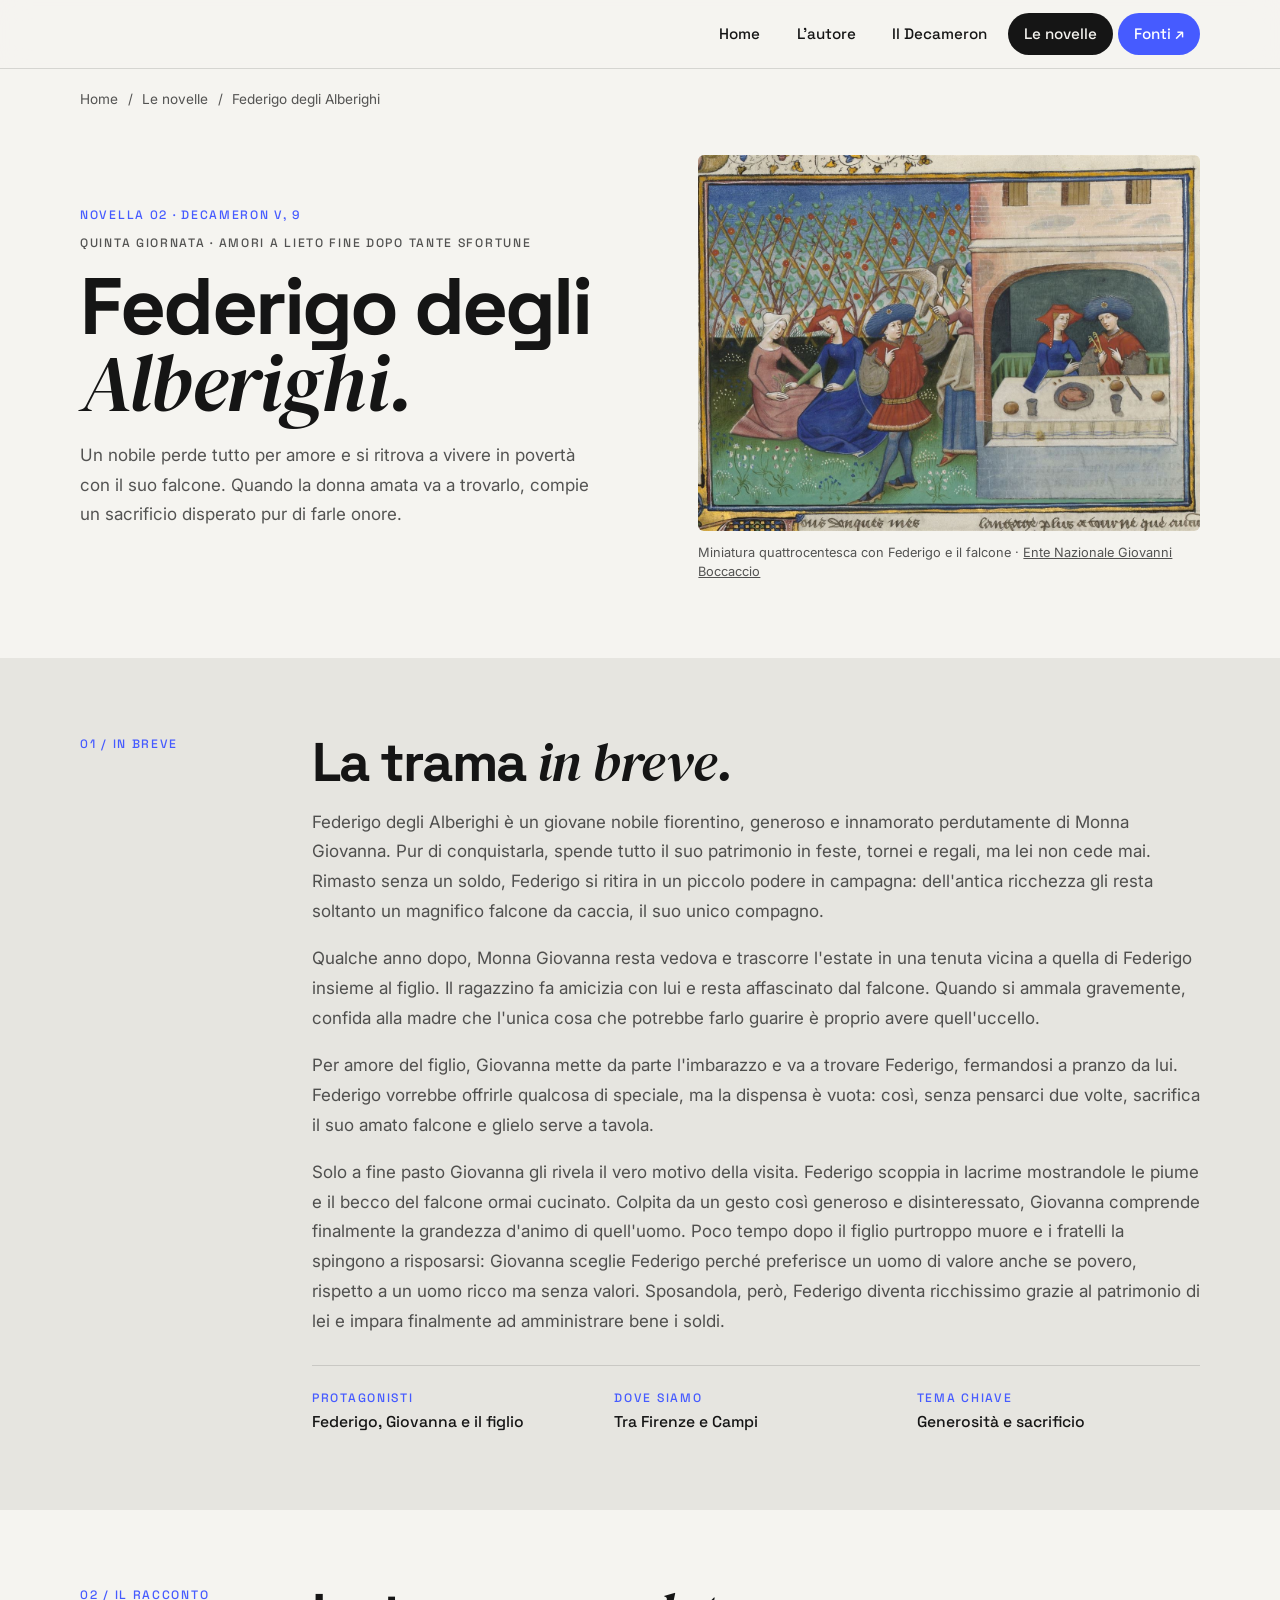
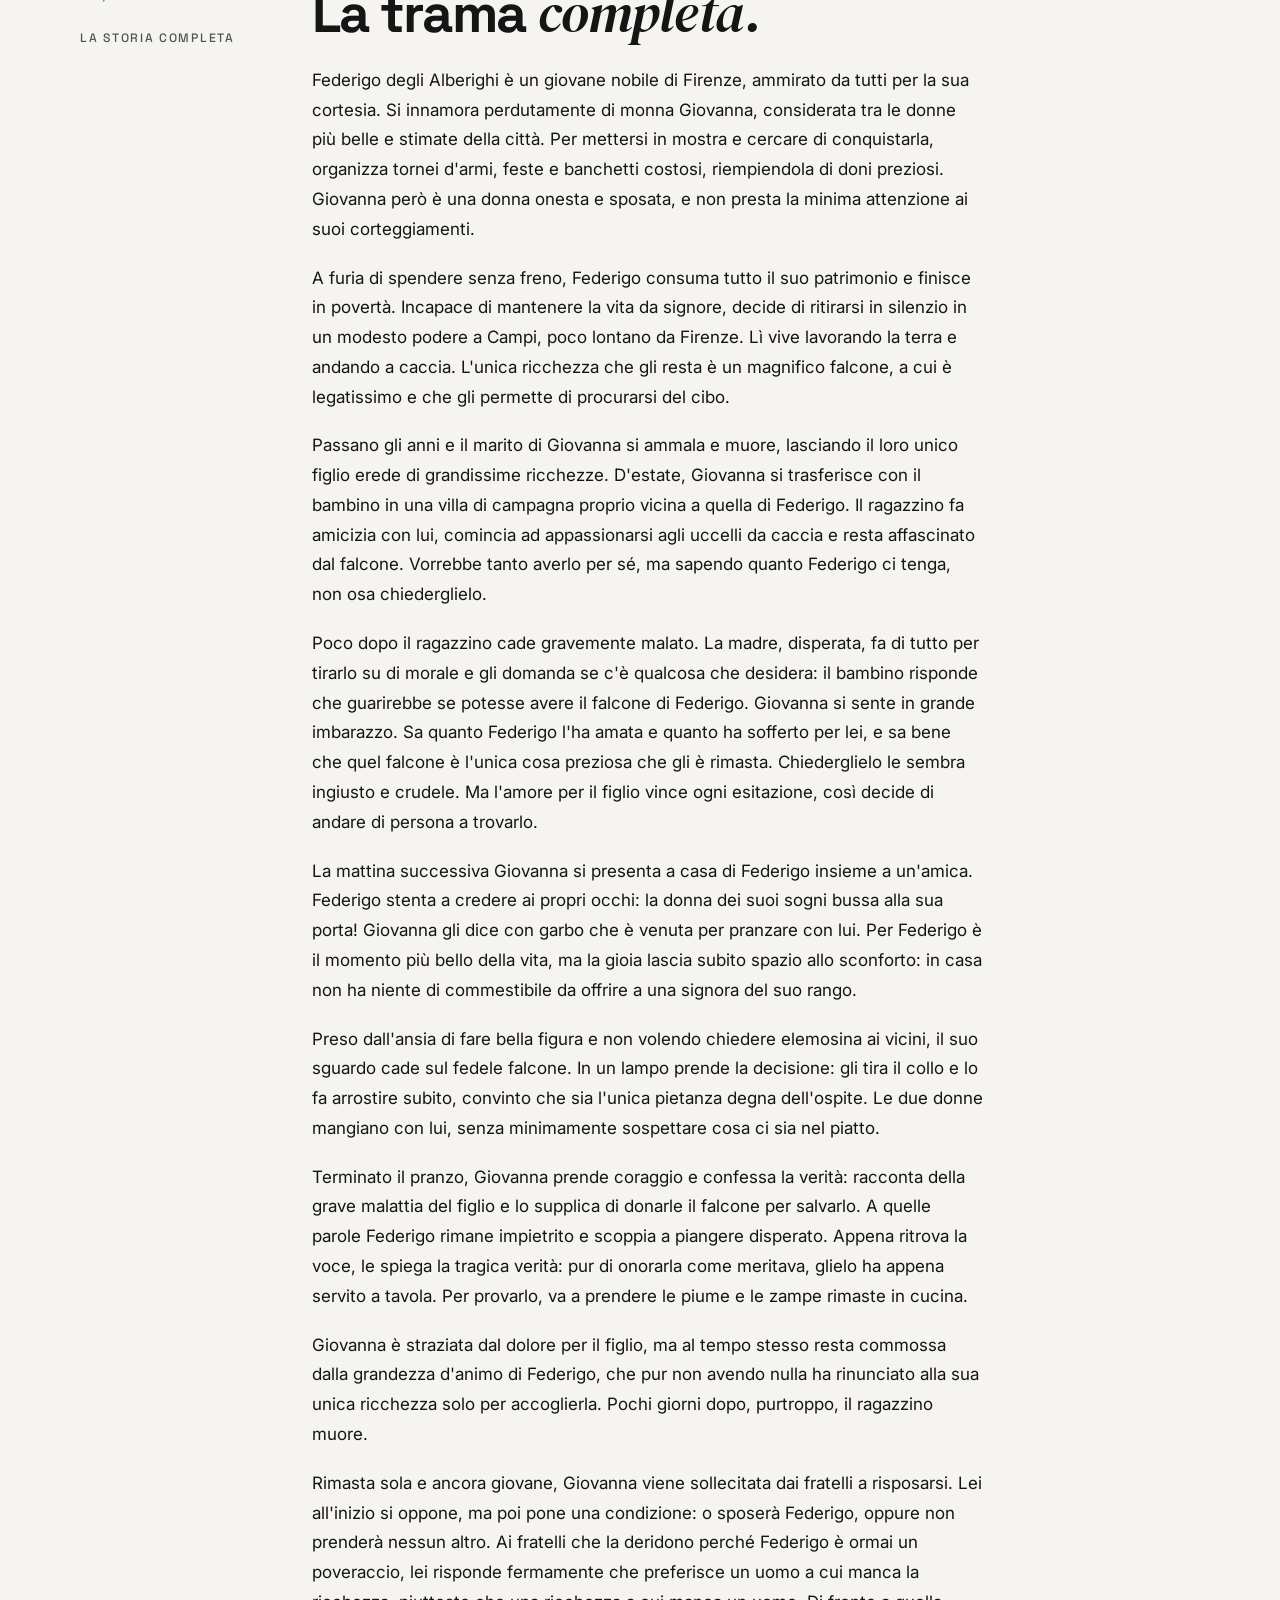
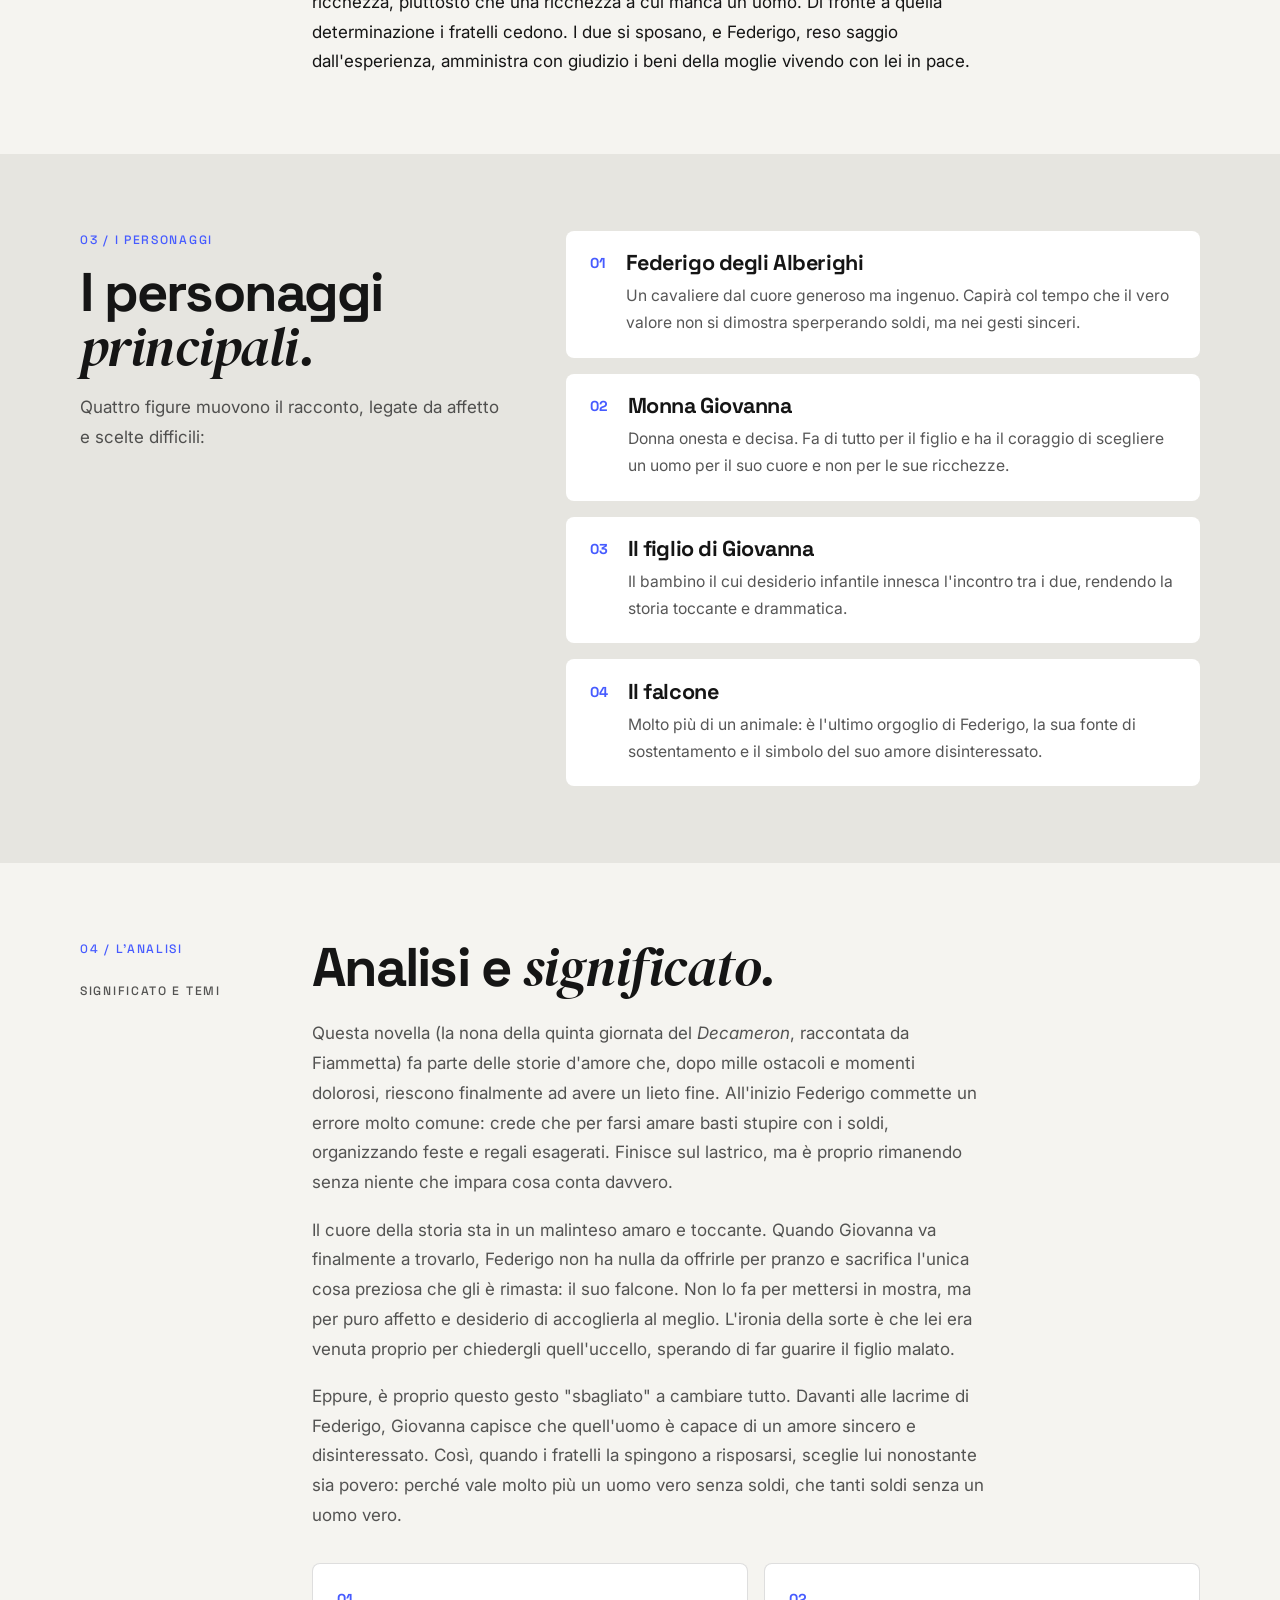
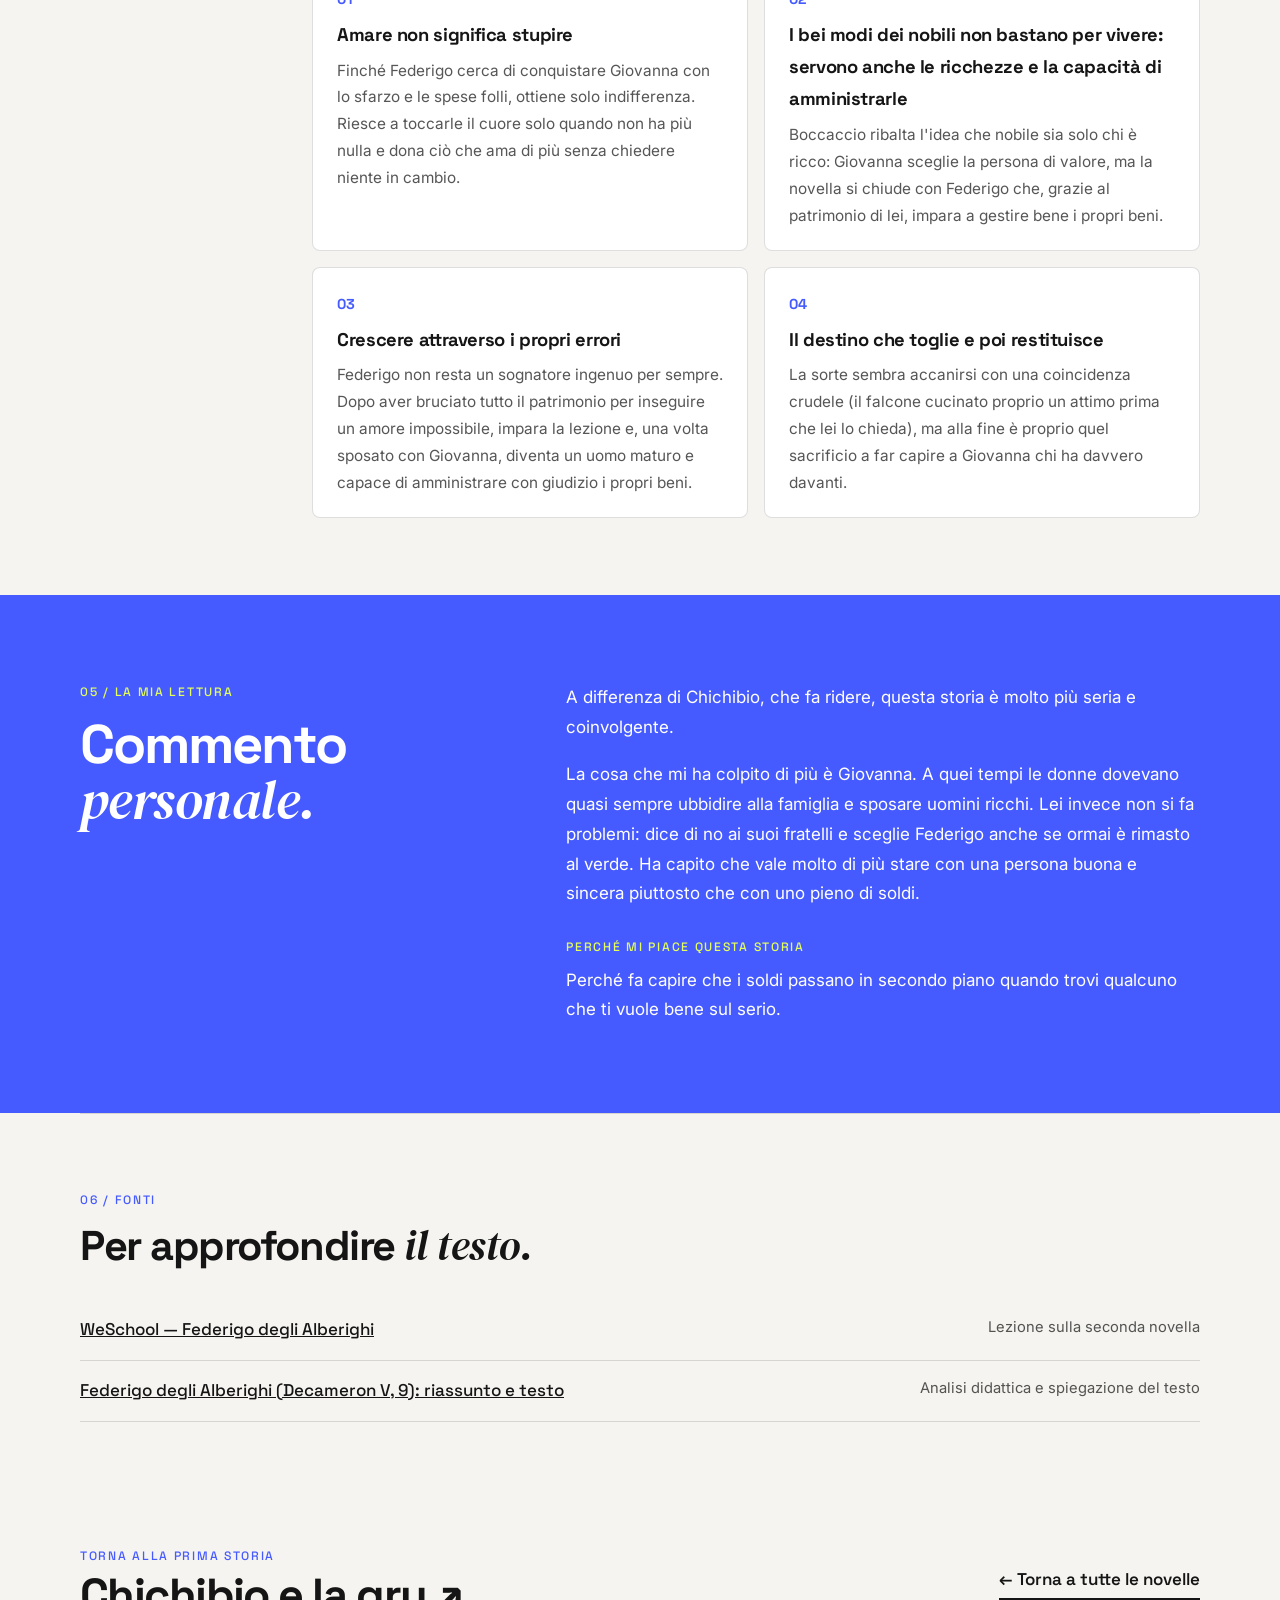
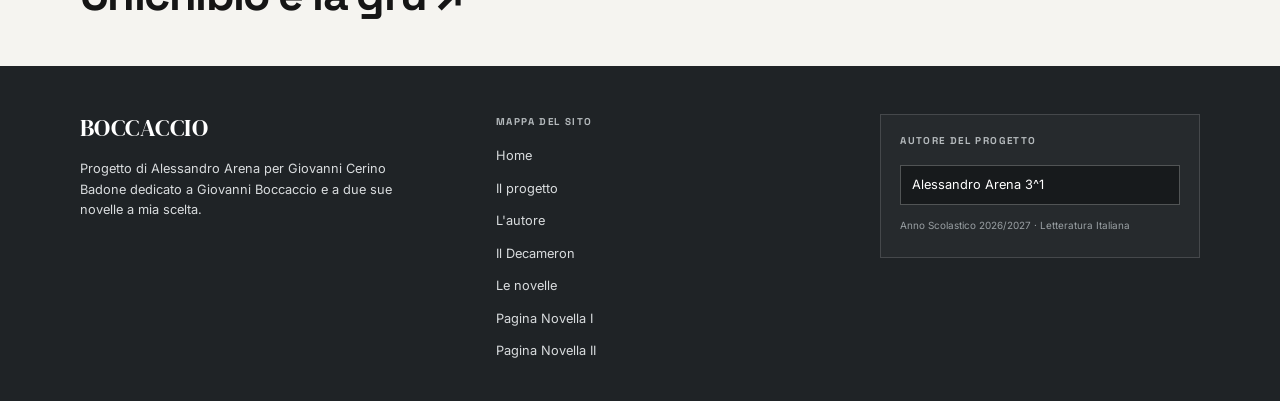
<file: novella-2.html>
﻿<!doctype html>
<html lang="it">
<head>
  <meta charset="utf-8">
  <meta name="viewport" content="width=device-width, initial-scale=1">
  <title>Federigo degli Alberighi — Decameron V, 9</title>
  <link href="https://fonts.googleapis.com/css2?family=Space+Grotesk:wght@500;700&family=Inter:wght@400;500;600&family=DM+Serif+Display:ital@0;1&display=swap" rel="stylesheet">
  <link rel="stylesheet" href="css/style.css">
</head>
<body>
  <header class="site-header">
    <div class="nav-shell">
      <button class="menu-toggle"><span></span><span></span></button>
      <nav class="primary-nav" id="primary-nav">
        <a href="index.html">Home</a>
        <a href="index.html#autore">L'autore</a>
        <a href="index.html#decameron">Il Decameron</a>
        <a class="active" href="index.html#novelle">Le novelle</a>
        <a class="nav-cta" href="index.html#fonti">Fonti ↗</a>
      </nav>
    </div>
  </header>

  <main>
    <div class="section-wrap breadcrumb">
      <a href="index.html">Home</a><span>/</span><a href="index.html#novelle">Le novelle</a><span>/</span><span>Federigo degli Alberighi</span>
    </div>

    <section class="detail-hero section-wrap">
      <div class="detail-copy">
        <p class="section-index">NOVELLA 02 · DECAMERON V, 9</p>
        <p class="overline">QUINTA GIORNATA · AMORI A LIETO FINE DOPO TANTE SFORTUNE</p>
        <h1>Federigo degli<br><em>Alberighi.</em></h1>
        <p class="hero-description">Un nobile perde tutto per amore e si ritrova a vivere in povertà con il suo falcone. Quando la donna amata va a trovarlo, compie un sacrificio disperato pur di farle onore.</p>
      </div>
      <figure class="detail-art">
        <img src="assets/images/federigo-miniatura.jpg" alt="Miniatura quattrocentesca ispirata alla novella di Federigo degli Alberighi e del suo falcone">
        <figcaption>Miniatura quattrocentesca con Federigo e il falcone · <a href="https://www.enteboccaccio.it/s/ente-boccaccio/item/1387" target="_blank">Ente Nazionale Giovanni Boccaccio</a></figcaption>
      </figure>
    </section>

    <section class="detail-overview">
      <div class="section-wrap detail-overview-grid">
        <p class="section-index">01 / IN BREVE</p>
        <div>
          <h2>La trama <em>in breve.</em></h2>
          <p class="body-copy">Federigo degli Alberighi è un giovane nobile fiorentino, generoso e innamorato perdutamente di Monna Giovanna. Pur di conquistarla, spende tutto il suo patrimonio in feste, tornei e regali, ma lei non cede mai. Rimasto senza un soldo, Federigo si ritira in un piccolo podere in campagna: dell'antica ricchezza gli resta soltanto un magnifico falcone da caccia, il suo unico compagno.</p>
          <p class="body-copy">Qualche anno dopo, Monna Giovanna resta vedova e trascorre l'estate in una tenuta vicina a quella di Federigo insieme al figlio. Il ragazzino fa amicizia con lui e resta affascinato dal falcone. Quando si ammala gravemente, confida alla madre che l'unica cosa che potrebbe farlo guarire è proprio avere quell'uccello.</p>
          <p class="body-copy">Per amore del figlio, Giovanna mette da parte l'imbarazzo e va a trovare Federigo, fermandosi a pranzo da lui. Federigo vorrebbe offrirle qualcosa di speciale, ma la dispensa è vuota: così, senza pensarci due volte, sacrifica il suo amato falcone e glielo serve a tavola.</p>
          <p class="body-copy">Solo a fine pasto Giovanna gli rivela il vero motivo della visita. Federigo scoppia in lacrime mostrandole le piume e il becco del falcone ormai cucinato. Colpita da un gesto così generoso e disinteressato, Giovanna comprende finalmente la grandezza d'animo di quell'uomo. Poco tempo dopo il figlio purtroppo muore e i fratelli la spingono a risposarsi: Giovanna sceglie Federigo perché preferisce un uomo di valore anche se povero, rispetto a un uomo ricco ma senza valori. Sposandola, però, Federigo diventa ricchissimo grazie al patrimonio di lei e impara finalmente ad amministrare bene i soldi.</p>
          <div class="facts">
            <div><span>PROTAGONISTI</span><strong>Federigo, Giovanna e il figlio</strong></div>
            <div><span>DOVE SIAMO</span><strong>Tra Firenze e Campi</strong></div>
            <div><span>TEMA CHIAVE</span><strong>Generosità e sacrificio</strong></div>
          </div>
        </div>
      </div>
    </section>

    <section class="detail-section section-wrap">
      <div class="detail-section-label">
        <span class="section-index">02 / IL RACCONTO</span>
        <span class="section-side-note">LA STORIA COMPLETA</span>
      </div>
      <div class="detail-section-content story-text">
        <h2>La trama <em>completa.</em></h2>
        <p>Federigo degli Alberighi è un giovane nobile di Firenze, ammirato da tutti per la sua cortesia. Si innamora perdutamente di monna Giovanna, considerata tra le donne più belle e stimate della città. Per mettersi in mostra e cercare di conquistarla, organizza tornei d'armi, feste e banchetti costosi, riempiendola di doni preziosi. Giovanna però è una donna onesta e sposata, e non presta la minima attenzione ai suoi corteggiamenti.</p>
        <p>A furia di spendere senza freno, Federigo consuma tutto il suo patrimonio e finisce in povertà. Incapace di mantenere la vita da signore, decide di ritirarsi in silenzio in un modesto podere a Campi, poco lontano da Firenze. Lì vive lavorando la terra e andando a caccia. L'unica ricchezza che gli resta è un magnifico falcone, a cui è legatissimo e che gli permette di procurarsi del cibo.</p>
        <p>Passano gli anni e il marito di Giovanna si ammala e muore, lasciando il loro unico figlio erede di grandissime ricchezze. D'estate, Giovanna si trasferisce con il bambino in una villa di campagna proprio vicina a quella di Federigo. Il ragazzino fa amicizia con lui, comincia ad appassionarsi agli uccelli da caccia e resta affascinato dal falcone. Vorrebbe tanto averlo per sé, ma sapendo quanto Federigo ci tenga, non osa chiederglielo.</p>
        <p>Poco dopo il ragazzino cade gravemente malato. La madre, disperata, fa di tutto per tirarlo su di morale e gli domanda se c'è qualcosa che desidera: il bambino risponde che guarirebbe se potesse avere il falcone di Federigo. Giovanna si sente in grande imbarazzo. Sa quanto Federigo l'ha amata e quanto ha sofferto per lei, e sa bene che quel falcone è l'unica cosa preziosa che gli è rimasta. Chiederglielo le sembra ingiusto e crudele. Ma l'amore per il figlio vince ogni esitazione, così decide di andare di persona a trovarlo.</p>
        <p>La mattina successiva Giovanna si presenta a casa di Federigo insieme a un'amica. Federigo stenta a credere ai propri occhi: la donna dei suoi sogni bussa alla sua porta! Giovanna gli dice con garbo che è venuta per pranzare con lui. Per Federigo è il momento più bello della vita, ma la gioia lascia subito spazio allo sconforto: in casa non ha niente di commestibile da offrire a una signora del suo rango.</p>
        <p>Preso dall'ansia di fare bella figura e non volendo chiedere elemosina ai vicini, il suo sguardo cade sul fedele falcone. In un lampo prende la decisione: gli tira il collo e lo fa arrostire subito, convinto che sia l'unica pietanza degna dell'ospite. Le due donne mangiano con lui, senza minimamente sospettare cosa ci sia nel piatto.</p>
        <p>Terminato il pranzo, Giovanna prende coraggio e confessa la verità: racconta della grave malattia del figlio e lo supplica di donarle il falcone per salvarlo. A quelle parole Federigo rimane impietrito e scoppia a piangere disperato. Appena ritrova la voce, le spiega la tragica verità: pur di onorarla come meritava, glielo ha appena servito a tavola. Per provarlo, va a prendere le piume e le zampe rimaste in cucina.</p>
        <p>Giovanna è straziata dal dolore per il figlio, ma al tempo stesso resta commossa dalla grandezza d'animo di Federigo, che pur non avendo nulla ha rinunciato alla sua unica ricchezza solo per accoglierla. Pochi giorni dopo, purtroppo, il ragazzino muore.</p>
        <p>Rimasta sola e ancora giovane, Giovanna viene sollecitata dai fratelli a risposarsi. Lei all'inizio si oppone, ma poi pone una condizione: o sposerà Federigo, oppure non prenderà nessun altro. Ai fratelli che la deridono perché Federigo è ormai un poveraccio, lei risponde fermamente che preferisce un uomo a cui manca la ricchezza, piuttosto che una ricchezza a cui manca un uomo. Di fronte a quella determinazione i fratelli cedono. I due si sposano, e Federigo, reso saggio dall'esperienza, amministra con giudizio i beni della moglie vivendo con lei in pace.</p>
      </div>
    </section>

    <section class="detail-section detail-section-tint">
      <div class="section-wrap split-detail">
        <div>
          <p class="section-index">03 / I PERSONAGGI</p>
          <h2>I personaggi<br><em>principali.</em></h2>
          <p class="body-copy">Quattro figure muovono il racconto, legate da affetto e scelte difficili:</p>
        </div>
        <div class="character-list">
          <article><span>01</span><div><h3>Federigo degli Alberighi</h3><p>Un cavaliere dal cuore generoso ma ingenuo. Capirà col tempo che il vero valore non si dimostra sperperando soldi, ma nei gesti sinceri.</p></div></article>
          <article><span>02</span><div><h3>Monna Giovanna</h3><p>Donna onesta e decisa. Fa di tutto per il figlio e ha il coraggio di scegliere un uomo per il suo cuore e non per le sue ricchezze.</p></div></article>
          <article><span>03</span><div><h3>Il figlio di Giovanna</h3><p>Il bambino il cui desiderio infantile innesca l'incontro tra i due, rendendo la storia toccante e drammatica.</p></div></article>
          <article><span>04</span><div><h3>Il falcone</h3><p>Molto più di un animale: è l'ultimo orgoglio di Federigo, la sua fonte di sostentamento e il simbolo del suo amore disinteressato.</p></div></article>
        </div>
      </div>
    </section>

    <section class="detail-section section-wrap">
      <div class="detail-section-label">
        <span class="section-index">04 / L'ANALISI</span>
        <span class="section-side-note">SIGNIFICATO E TEMI</span>
      </div>
      <div class="detail-section-content">
        <h2>Analisi e <em>significato.</em></h2>
        <p class="body-copy">Questa novella (la nona della quinta giornata del <em>Decameron</em>, raccontata da Fiammetta) fa parte delle storie d'amore che, dopo mille ostacoli e momenti dolorosi, riescono finalmente ad avere un lieto fine. All'inizio Federigo commette un errore molto comune: crede che per farsi amare basti stupire con i soldi, organizzando feste e regali esagerati. Finisce sul lastrico, ma è proprio rimanendo senza niente che impara cosa conta davvero.</p>
        <p class="body-copy">Il cuore della storia sta in un malinteso amaro e toccante. Quando Giovanna va finalmente a trovarlo, Federigo non ha nulla da offrirle per pranzo e sacrifica l'unica cosa preziosa che gli è rimasta: il suo falcone. Non lo fa per mettersi in mostra, ma per puro affetto e desiderio di accoglierla al meglio. L'ironia della sorte è che lei era venuta proprio per chiedergli quell'uccello, sperando di far guarire il figlio malato.</p>
        <p class="body-copy">Eppure, è proprio questo gesto "sbagliato" a cambiare tutto. Davanti alle lacrime di Federigo, Giovanna capisce che quell'uomo è capace di un amore sincero e disinteressato. Così, quando i fratelli la spingono a risposarsi, sceglie lui nonostante sia povero: perché vale molto più un uomo vero senza soldi, che tanti soldi senza un uomo vero.</p>
        <div class="theme-grid">
          <article><span>01</span><strong>Amare non significa stupire</strong><p>Finché Federigo cerca di conquistare Giovanna con lo sfarzo e le spese folli, ottiene solo indifferenza. Riesce a toccarle il cuore solo quando non ha più nulla e dona ciò che ama di più senza chiedere niente in cambio.</p></article>
          <article><span>02</span><strong>I bei modi dei nobili non bastano per vivere: servono anche le ricchezze e la capacità di amministrarle</strong><p>Boccaccio ribalta l'idea che nobile sia solo chi è ricco: Giovanna sceglie la persona di valore, ma la novella si chiude con Federigo che, grazie al patrimonio di lei, impara a gestire bene i propri beni.</p></article>
          <article><span>03</span><strong>Crescere attraverso i propri errori</strong><p>Federigo non resta un sognatore ingenuo per sempre. Dopo aver bruciato tutto il patrimonio per inseguire un amore impossibile, impara la lezione e, una volta sposato con Giovanna, diventa un uomo maturo e capace di amministrare con giudizio i propri beni.</p></article>
          <article><span>04</span><strong>Il destino che toglie e poi restituisce</strong><p>La sorte sembra accanirsi con una coincidenza crudele (il falcone cucinato proprio un attimo prima che lei lo chieda), ma alla fine è proprio quel sacrificio a far capire a Giovanna chi ha davvero davanti.</p></article>
        </div>
      </div>
    </section>

    <section class="personal-section">
      <div class="section-wrap personal-grid">
        <div>
          <p class="section-index">05 / LA MIA LETTURA</p>
          <h2>Commento<br><em>personale.</em></h2>
        </div>
        <div>
          <p>A differenza di Chichibio, che fa ridere, questa storia è molto più seria e coinvolgente.</p>
          <p>La cosa che mi ha colpito di più è Giovanna. A quei tempi le donne dovevano quasi sempre ubbidire alla famiglia e sposare uomini ricchi. Lei invece non si fa problemi: dice di no ai suoi fratelli e sceglie Federigo anche se ormai è rimasto al verde. Ha capito che vale molto di più stare con una persona buona e sincera piuttosto che con uno pieno di soldi.</p>
          <span class="personal-signature">PERCHÉ MI PIACE QUESTA STORIA</span>
          <p style="margin-top:.6rem">Perché fa capire che i soldi passano in secondo piano quando trovi qualcuno che ti vuole bene sul serio.</p>
        </div>
      </div>
    </section>

    <section class="sources-section section-wrap">
      <div class="sources-heading">
        <p class="section-index">06 / FONTI</p>
        <h2>Per approfondire <em>il testo.</em></h2>
      </div>
      <ul class="source-list">
        <li><a href="https://library.weschool.com/lezione/decameron-federigo-degli-alberighi-analisi-4652.html" target="_blank">WeSchool — Federigo degli Alberighi</a><span>Lezione sulla seconda novella</span></li>
        <li><a href="https://www.auladiletteratura.it/decameron/giornata/49/" target="_blank">Federigo degli Alberighi (Decameron V, 9): riassunto e testo</a><span>Analisi didattica e spiegazione del testo</span></li>
      </ul>
    </section>

    <section class="next-story section-wrap">
      <a class="next-link" href="novella-1.html">
        <span class="next-label">TORNA ALLA PRIMA STORIA</span>
        <span class="next-title">Chichibio e la gru ↗</span>
      </a>
      <a class="back-link" href="index.html#novelle">← Torna a tutte le novelle</a>
    </section>
  </main>

  <footer class="site-footer">
    <div class="section-wrap footer-grid">
      <div>
        <p class="footer-logo">BOCCACCIO</p>
        <p class="footer-desc">Progetto di Alessandro Arena per Giovanni Cerino Badone dedicato a Giovanni Boccaccio e a due sue novelle a mia scelta.</p>
      </div>
      <nav>
        <p class="footer-title">MAPPA DEL SITO</p>
        <ul class="footer-links">
          <li><a href="index.html">Home</a></li>
          <li><a href="index.html#progetto">Il progetto</a></li>
          <li><a href="index.html#autore">L'autore</a></li>
          <li><a href="index.html#decameron">Il Decameron</a></li>
          <li><a href="index.html#novelle">Le novelle</a></li>
          <li><a href="novella-1.html">Pagina Novella I</a></li>
          <li><a href="novella-2.html">Pagina Novella II</a></li>
        </ul>
      </nav>
      <div class="footer-box">
        <p class="footer-title">AUTORE DEL PROGETTO</p>
        <p class="footer-author">Alessandro Arena 3^1</p>
        <p class="footer-meta">Anno Scolastico 2026/2027 · Letteratura Italiana</p>
      </div>
    </div>
  </footer>
  <script src="js/script.js"></script>
</body>
</html>
</file>
<file: css/style.css>
﻿:root {
  --ink: #151515;
  --paper: #F5F4F0;
  --blue: #465BFF;
  --grey: #E6E5E0;
  --lime: #E4FF5C;
  --ink-70: rgba(21, 21, 21, .72);
  --line: rgba(21, 21, 21, .14);
  --paper-70: rgba(245, 244, 240, .74);
  --display: "Space Grotesk", Arial, sans-serif;
  --text: "Inter", Arial, sans-serif;
  --serif: "DM Serif Display", Georgia, serif;
  --max: 1120px;
  --pad: clamp(1.25rem, 4vw, 2.5rem);
}

*, *::before, *::after { box-sizing: border-box; }
html { scroll-padding-top: 80px; }
body { margin: 0; background: var(--paper); color: var(--ink); font-family: var(--text); font-size: 1.0625rem; line-height: 1.75; -webkit-font-smoothing: antialiased; overflow-x: hidden; }
img { display: block; max-width: 100%; height: auto; }
a { color: inherit; }
h1, h2, h3, p, ul, figure { margin: 0; }
ul { padding: 0; list-style: none; }

.section-wrap, .nav-shell { width: min(var(--max), 100% - 2 * var(--pad)); margin: 0 auto; }

h1, h2, h3, .section-index, .overline, .facts span, .facts strong, .heading-aside, .section-side-note, .story-meta, .next-label, .personal-signature, .visual-side-label, .primary-nav a, .button, .text-link, .note-number, .story-art-number, .story-read, .source-list a, .character-list span, .theme-grid article > span, .theme-grid strong, .next-title, .back-link, .footer-title {
  font-family: var(--display);
}

h1, h2, h3 { font-weight: 700; letter-spacing: -.035em; line-height: 1.02; }
h1 { font-size: clamp(3rem, 8vw, 6rem); line-height: .95; }
h2 { font-size: clamp(2.1rem, 4.6vw, 3.4rem); }
h3 { font-size: 1.35rem; letter-spacing: -.02em; line-height: 1.15; }
h1 em, h2 em { font-family: var(--serif); font-style: italic; font-weight: 400; letter-spacing: -.01em; }

.section-index, .overline, .facts span, .heading-aside, .section-side-note, .story-meta, .next-label, .personal-signature, .visual-side-label {
  font-size: .76rem;
  font-weight: 500;
  letter-spacing: .14em;
  text-transform: uppercase;
  line-height: 1.5;
}

.section-index, .facts span, .next-label { color: var(--blue); }
.section-index, .overline { margin-bottom: 1rem; }

.overline, .body-copy, .author-content p, .detail-art figcaption, .intro-text p + p, .heading-aside, .heading-description, .visual-side-label, .source-list span, .breadcrumb, .detail-copy .hero-description, .section-side-note, .character-list p, .theme-grid p {
  color: var(--ink-70);
}

.body-copy { margin-top: 1.1rem; }

.site-header { position: sticky; top: 0; z-index: 100; background: rgba(245, 244, 240, .92); backdrop-filter: blur(14px); border-bottom: 1px solid var(--line); }
.nav-shell { height: 68px; display: flex; align-items: center; justify-content: flex-end; gap: 1.5rem; }
.primary-nav { display: flex; align-items: center; gap: .3rem; }
.primary-nav a { font-weight: 500; font-size: .95rem; text-decoration: none; padding: .5rem 1rem; border-radius: 999px; }
.primary-nav a:hover { background: var(--line); }
.primary-nav a.active { background: var(--ink); color: var(--paper); }
.primary-nav a.nav-cta { background: var(--blue); color: #fff; }
.primary-nav a.nav-cta:hover { background: var(--ink); }

.menu-toggle { display: none; position: relative; width: 2.8rem; height: 2.8rem; border-radius: 50%; border: 1px solid var(--ink); background: transparent; cursor: pointer; }
.menu-toggle span { position: absolute; left: 50%; width: 1.1rem; height: 2px; background: var(--ink); transform: translateX(-50%); }
.menu-toggle span:first-child { top: calc(50% - 5px); }
.menu-toggle span:last-child { top: calc(50% + 3px); }

.button { display: inline-flex; align-items: center; gap: .8rem; padding: .95rem 1.6rem; border-radius: 999px; font-weight: 600; text-decoration: none; background: var(--blue); color: #fff; }
.button:hover { background: var(--paper); color: var(--ink); }
.text-link, .back-link { font-weight: 600; text-decoration: none; border-bottom: 2px solid currentColor; padding-bottom: .15rem; }
.text-link:hover, .source-list a:hover, .breadcrumb a:hover, .next-link:hover .next-title { color: var(--blue); }
.dark-link { display: inline-block; margin-top: 1.5rem; }

.hero { background: var(--ink); color: var(--paper); padding: clamp(3.5rem, 8vw, 6rem) max(var(--pad), calc((100% - var(--max)) / 2)); display: grid; grid-template-columns: 1.1fr .9fr; gap: clamp(2rem, 5vw, 4rem); align-items: center; }
.hero h1 { margin-bottom: 1.3rem; }
.hero-description { max-width: 34rem; color: var(--paper-70); }
.hero-actions { display: flex; align-items: center; flex-wrap: wrap; gap: 1.5rem; margin-top: 2rem; }
.hero .text-link:hover { color: var(--lime); }
.hero-art img, .detail-art img { width: 100%; aspect-ratio: 4 / 3; object-fit: cover; border-radius: 6px; }
.hero-art figcaption, .detail-art figcaption { margin-top: .7rem; font-size: .8rem; line-height: 1.5; }
.hero-art figcaption { color: var(--paper-70); }
.hero-art figcaption em { font-family: var(--serif); }

.intro-band, .decameron-section, .stories-section { padding: clamp(4rem, 8vw, 6.5rem) 0; }
.intro-grid, .detail-overview-grid, .detail-section.section-wrap { display: grid; grid-template-columns: 200px 1fr; gap: 2rem; }
.intro-text p:first-child { font-size: clamp(1.3rem, 2.3vw, 1.8rem); line-height: 1.4; letter-spacing: -.01em; }
.intro-text p + p { margin-top: 1.4rem; }

.author-section { background: var(--grey); padding: clamp(4rem, 8vw, 6.5rem) max(var(--pad), calc((100% - var(--max)) / 2)); }
.section-heading { display: flex; justify-content: space-between; align-items: end; flex-wrap: wrap; gap: 1.5rem; margin-bottom: clamp(2rem, 4vw, 3.5rem); }
.heading-aside { text-align: right; }
.heading-description { max-width: 26rem; }
.author-layout { display: grid; grid-template-columns: .7fr 1.3fr; gap: clamp(2rem, 5vw, 4rem); align-items: start; }
.author-visual img { width: 100%; aspect-ratio: 4 / 5; object-fit: cover; object-position: top; border-radius: 6px; }
.visual-side-label { margin-top: .8rem; font-size: .7rem; }
.author-content p { margin-bottom: 1rem; }

.facts { display: grid; grid-template-columns: repeat(3, 1fr); gap: 1.2rem; margin-top: 1.8rem; padding-top: 1.4rem; border-top: 1px solid var(--line); }
.facts div { display: grid; gap: .3rem; }
.facts strong { font-weight: 500; line-height: 1.35; font-size: .98rem; }

.decameron-section, .personal-section { background: var(--blue); color: #fff; }
.decameron-copy { max-width: 820px; }
.decameron-section .section-index, .decameron-section .overline, .personal-section .section-index, .personal-signature { color: var(--lime); }
.decameron-section h2, .detail-section-content h2 { margin-bottom: 1.5rem; }
.decameron-lead { color: rgba(255, 255, 255, .9); }
.decameron-lead + .decameron-lead, .story-text p + p { margin-top: 1.2rem; }
.decameron-note { display: flex; align-items: center; gap: 1.2rem; margin-top: 2.2rem; padding-top: 1.6rem; border-top: 1px solid rgba(255, 255, 255, .3); line-height: 1.4; }
.note-number { font-weight: 700; font-size: 4rem; line-height: 1; letter-spacing: -.04em; color: var(--lime); }

.story-grid { display: grid; grid-template-columns: 1fr 1fr; gap: clamp(1.2rem, 3vw, 2rem); }
.story-card { background: #fff; border-radius: 8px; overflow: hidden; border: 1px solid var(--line); }
.story-link { display: block; text-decoration: none; }
.story-art { position: relative; aspect-ratio: 3 / 2; overflow: hidden; background: var(--grey); }
.story-art img { width: 100%; height: 100%; object-fit: cover; }
.story-art-number { position: absolute; left: 1rem; top: 1rem; background: var(--lime); color: var(--ink); font-weight: 700; font-size: .85rem; padding: .2rem .7rem; border-radius: 999px; }
.story-info { padding: 1.5rem 1.6rem 1.8rem; }
.story-meta { display: flex; justify-content: space-between; color: var(--blue); margin-bottom: .8rem; }
.story-info h3 { font-size: 1.7rem; margin-bottom: .7rem; }
.story-read { display: inline-block; margin-top: 1.1rem; font-weight: 600; font-size: .85rem; letter-spacing: .08em; border-bottom: 2px solid var(--blue); padding-bottom: .1rem; }

.sources-section, .detail-overview, .detail-section { padding: clamp(3rem, 6vw, 5rem) 0; }
.sources-section { border-top: 1px solid var(--line); }
.sources-heading { max-width: 40rem; margin-bottom: 2rem; }
.sources-heading h2 { font-size: clamp(1.8rem, 3.6vw, 2.6rem); }
.source-list li { display: flex; justify-content: space-between; gap: 1.5rem; flex-wrap: wrap; padding: .95rem 0; border-bottom: 1px solid var(--line); }
.source-list a { font-weight: 500; }
.source-list span { font-size: .92rem; }

.breadcrumb { display: flex; gap: .6rem; flex-wrap: wrap; padding: 1.2rem 0; font-size: .85rem; }
.breadcrumb a { text-decoration: none; }
.detail-hero { display: grid; grid-template-columns: 1.05fr .95fr; gap: clamp(2rem, 5vw, 4rem); align-items: center; padding: 1.5rem 0 clamp(3rem, 6vw, 5rem); }
.detail-copy .section-index { margin-bottom: .6rem; }
.detail-copy h1 { margin: .4rem 0 1.3rem; font-size: clamp(2.8rem, 6.5vw, 5rem); }
.detail-copy .hero-description { max-width: 32rem; }

.detail-overview, .detail-section-tint { background: var(--grey); }
.detail-overview h2 { margin-bottom: .5rem; }
.detail-section-label { display: flex; flex-direction: column; gap: .5rem; }
.story-text p, .detail-section-content .body-copy { max-width: 42rem; }

.split-detail, .personal-grid { display: grid; grid-template-columns: .8fr 1.2fr; gap: clamp(2rem, 5vw, 4rem); }
.character-list { display: grid; gap: 1rem; }
.character-list article { display: flex; gap: 1.2rem; padding: 1.3rem 1.5rem; background: #fff; border-radius: 8px; }
.character-list span, .theme-grid article > span { font-weight: 700; color: var(--blue); font-size: .9rem; }
.character-list h3 { margin-bottom: .35rem; }
.character-list p { font-size: .98rem; }

.theme-grid { display: grid; grid-template-columns: 1fr 1fr; gap: 1rem; margin-top: 2rem; }
.theme-grid article { padding: 1.3rem 1.5rem; background: #fff; border: 1px solid var(--line); border-radius: 8px; }
.theme-grid strong { display: block; font-size: 1.15rem; margin: .3rem 0 .4rem; letter-spacing: -.02em; }
.theme-grid p { font-size: .96rem; }

.personal-section { padding: clamp(3.5rem, 7vw, 5.5rem) 0; }
.personal-grid p + p { margin-top: 1.1rem; }
.personal-signature { display: block; margin-top: 1.8rem; }

.next-story { display: flex; justify-content: space-between; align-items: center; flex-wrap: wrap; gap: 1.5rem; padding: 3rem 0; }
.next-link { text-decoration: none; display: grid; gap: .4rem; }
.next-title { font-weight: 700; font-size: clamp(1.8rem, 4vw, 2.8rem); letter-spacing: -.035em; line-height: 1.05; }

.site-footer { background: #1f2326; color: #d9dcde; font-size: .8rem; line-height: 1.6; }
.footer-grid { display: grid; grid-template-columns: 1.1fr 1fr 1fr; gap: clamp(2rem, 5vw, 4rem); padding: 3rem 0 2.5rem; align-items: start; }
.footer-logo { font-family: var(--serif); font-size: 1.5rem; letter-spacing: .02em; color: #fff; margin-bottom: 1rem; line-height: 1.2; }
.footer-desc { max-width: 21rem; }
.footer-title { font-size: .62rem; font-weight: 700; letter-spacing: .14em; color: #b5babd; margin-bottom: 1rem; text-transform: uppercase; }
.footer-links { display: grid; gap: .75rem; }
.footer-links a { text-decoration: none; }
.footer-links a:hover { color: #fff; text-decoration: underline; }
.footer-box { border: 1px solid rgba(255, 255, 255, .14); background: rgba(255, 255, 255, .03); padding: 1.1rem 1.2rem 1.4rem; min-height: 9rem; }
.footer-author { border: 1px solid rgba(255, 255, 255, .25); background: #171a1c; color: #fff; padding: .55rem .7rem; font-size: .8rem; }
.footer-meta { margin-top: .8rem; font-size: .62rem; color: #9aa0a4; }

@media (max-width: 860px) {
  .menu-toggle { display: block; }
  .primary-nav { position: absolute; top: 68px; left: 0; right: 0; display: none; flex-direction: column; align-items: stretch; gap: .2rem; padding: 1rem var(--pad) 1.4rem; background: var(--paper); border-bottom: 1px solid var(--line); }
  .primary-nav.is-open { display: flex; }
  .primary-nav a { padding: .8rem 1rem; }
  .hero, .author-layout, .detail-hero, .split-detail, .personal-grid, .intro-grid, .detail-overview-grid, .detail-section.section-wrap, .story-grid, .theme-grid, .facts, .footer-grid { grid-template-columns: 1fr; }
  .author-visual { max-width: 320px; }
  .heading-aside { text-align: left; }
  .intro-grid, .detail-overview-grid, .detail-section.section-wrap { gap: .8rem; }
}
</file>
